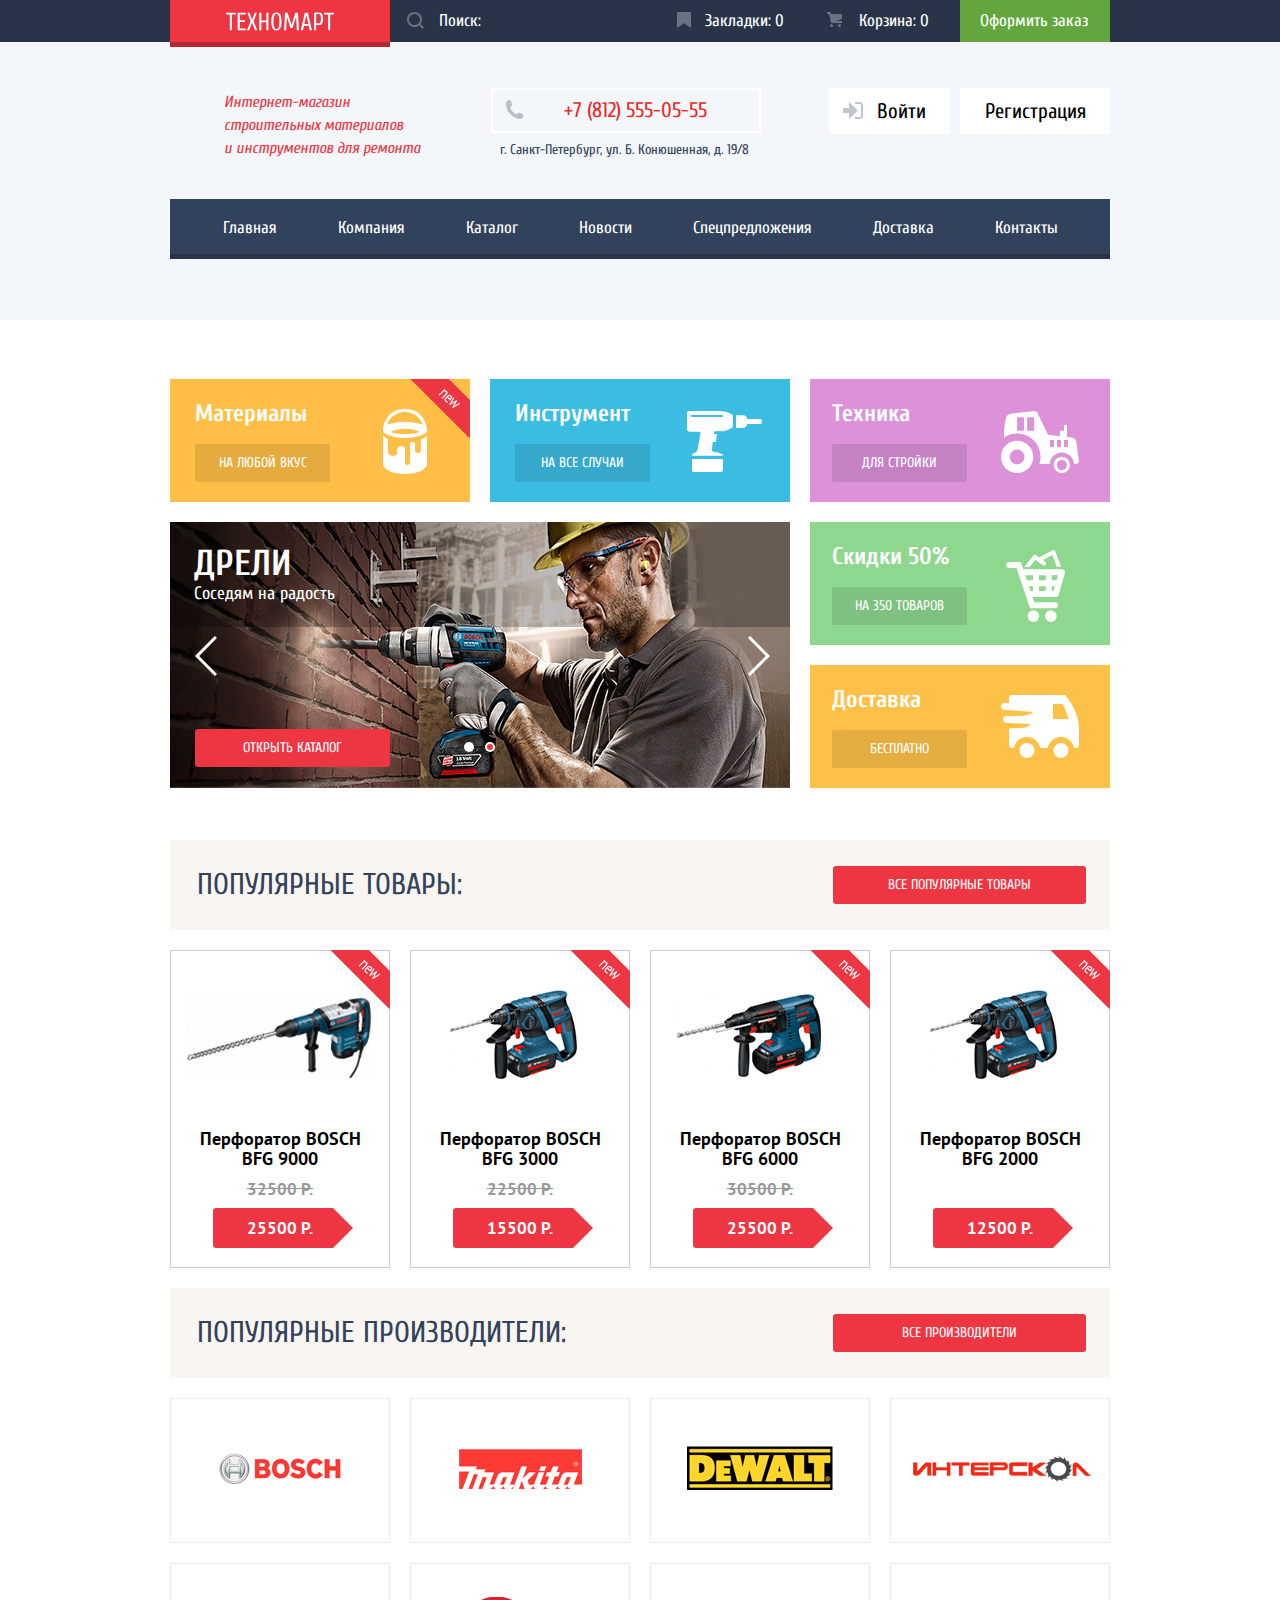
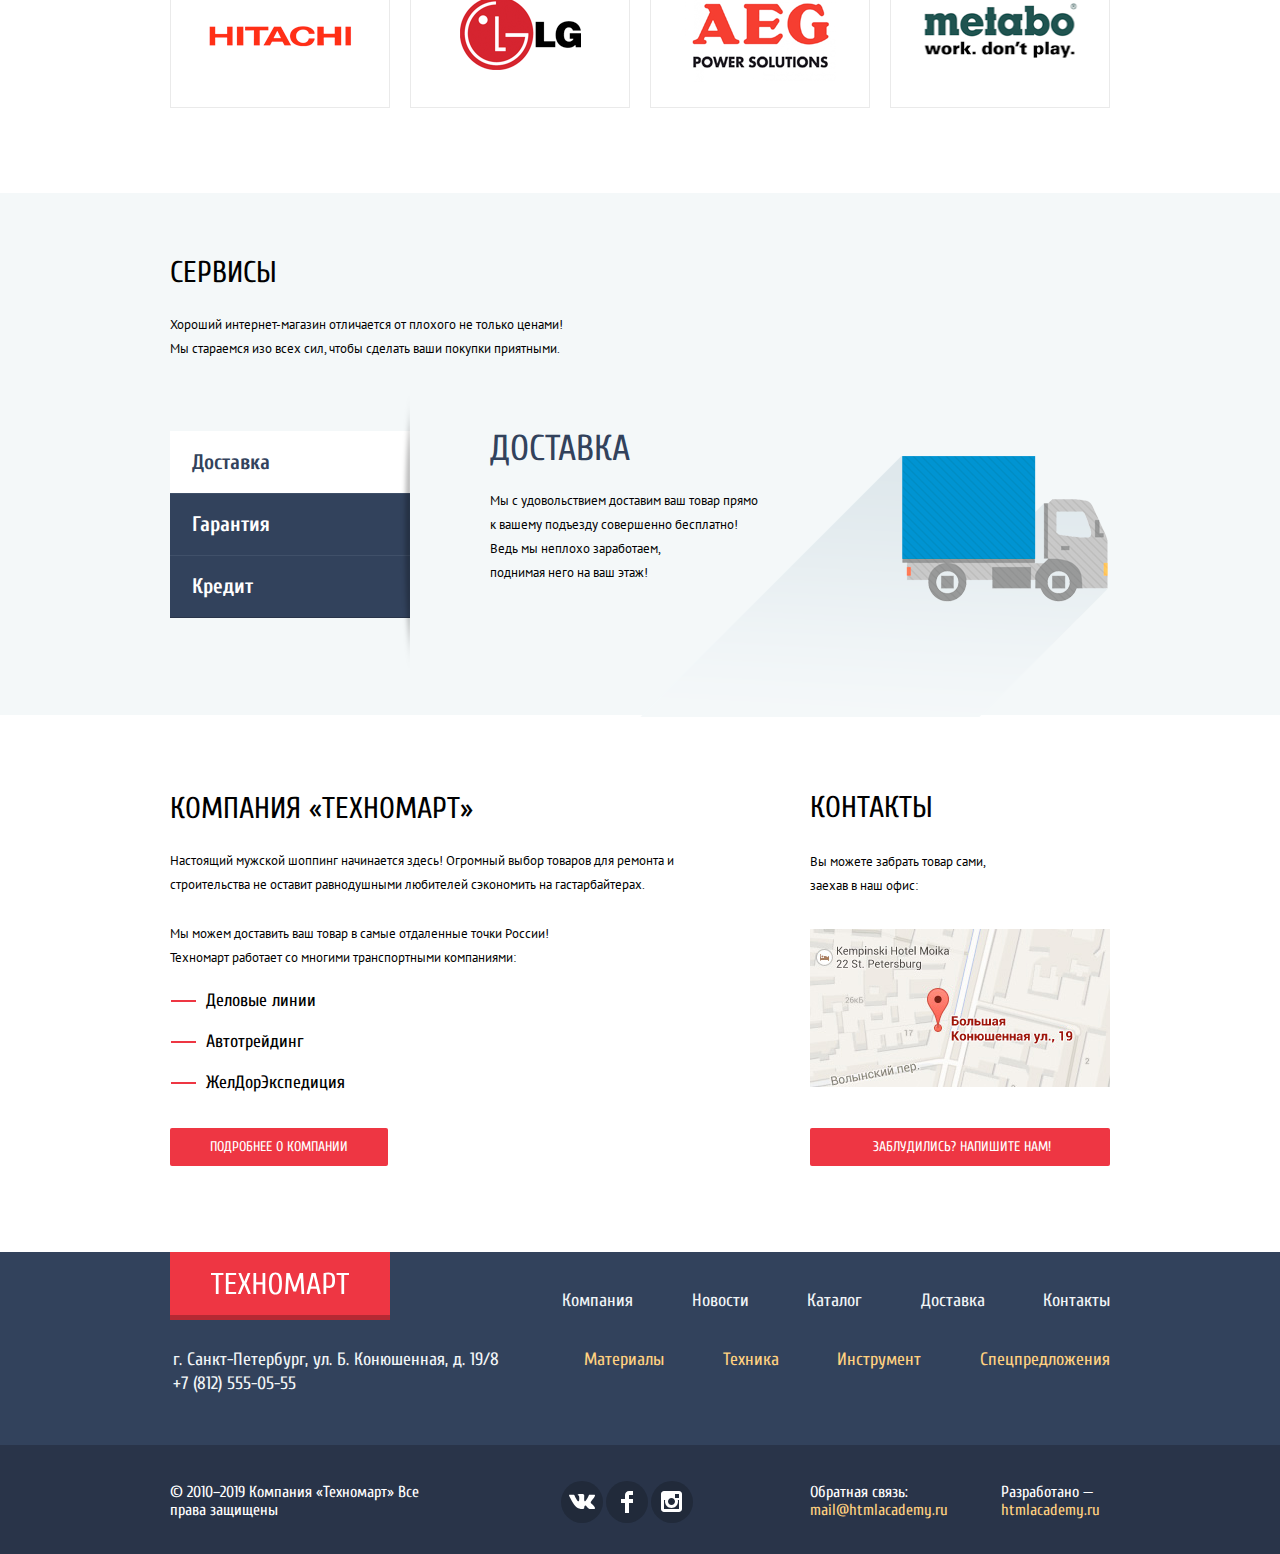
<file: index.html>
<!DOCTYPE html>
<html lang="ru">

<head>
  <meta charset="utf-8">
  <title>HTML Academy: Техномарт</title>
  <link href="https://fonts.googleapis.com/css?family=Cuprum:400,400i,700%7CPT+Sans:400,700&display=swap&subset=cyrillic" rel="stylesheet">
  <link href="css/normalize.css" rel="stylesheet">
  <link href="css/stylesheet.min.css" rel="stylesheet">
</head>

<body>
  <header class="main-header">
    <nav class="main-header__site-bar site-navigation">
      <div class="site-navigation__wrapper">
        <a class="site-navigation__logo main-logo" href="#"><img class="main-logo__image" src="img/svg/technomart.svg" alt="Техномарт" width="108" height="23"></a>
        <form class="site-navigation-list__form-search form-search" action="https://echo.htmlacademy.ru" method="get">
          <input class="form-search__input" type="search" name="question" placeholder="Поиск:" id="form-search-question">
          <label class="visually-hidden" for="form-search-question">Поисковая строка</label>
          <button class="search-image" type="submit"></button>
        </form>
        <ul class="site-navigation__list site-navigation-list">
          <li class="site-navigation-list__item"><a class="site-navigation-list__link" href="#">Закладки: 0</a></li>
          <li class="site-navigation-list__item"><a class="site-navigation-list__link" href="#">Корзина: 0</a></li>
          <li class="site-navigation-list__item"><a class="site-navigation-list__link" href="#">Оформить заказ</a></li>
        </ul>
      </div>
    </nav>

    <div class="main-header__center-block center-block">
      <h1 class="main-header__headline">Интернет-магазин
        строительных материалов
        и&nbsp;инструментов для ремонта</h1>
      <div class="main-header__telephone-and-address telephone-and-address">
        <p><a class="main-header__telephone-number" href="tel:+78125550555">+7 (812) 555-05-55</a></p>
        <p class="main-header__address">г. Санкт-Петербург, ул. Б. Конюшенная, д. 19/8</p>
      </div>
      <nav class="main-header__user-bar user-navigation">
        <ul class="user-navigation__list user-navigation-list">
          <li class="user-navigation-list__item"><a class="user-navigation-list__link" href="#">Войти</a></li>
          <li class="user-navigation-list__item"><a class="user-navigation-list__link" href="#">Регистрация</a></li>
        </ul>
      </nav>
    </div>

    <nav class="main-header__main-bar main-navigation">
      <ul class="main-navigation__list main-navigation-list">
        <li class="main-navigation-list__item"><a class="main-navigation-list__link" href="index.html">Главная</a></li>
        <li class="main-navigation-list__item"><a class="main-navigation-list__link" href="#">Компания</a></li>
        <li class="main-navigation-list__item"><a class="main-navigation-list__link" href="catalog.html">Каталог</a></li>
        <li class="main-navigation-list__item"><a class="main-navigation-list__link" href="#">Новости</a></li>
        <li class="main-navigation-list__item"><a class="main-navigation-list__link" href="#">Спецпредложения</a></li>
        <li class="main-navigation-list__item"><a class="main-navigation-list__link" href="#">Доставка</a></li>
        <li class="main-navigation-list__item"><a class="main-navigation-list__link" href="#">Контакты</a></li>
      </ul>
    </nav>
  </header>

  <main class="container">
    <section class="container__promo-wrapper">
      <h2 class="visually-hidden">Промо материалов</h2>
      <ul class="promo-navigation__list promo-navigation-list">
        <li class="promo-navigation-list__item-1">
          <h3 class="promo-navigation-list__title">Материалы</h3>
          <p class="flag flag-new">Новинка</p>
          <a class="promo-navigation-list__link" href="#">На любой вкус</a>
        </li>
        <li class="promo-navigation-list__item-2">
          <h3 class="promo-navigation-list__title">Инструмент</h3>
          <a class="promo-navigation-list__link" href="#">На все случаи</a>
        </li>
        <li class="promo-navigation-list__item-3">
          <h3 class="promo-navigation-list__title">Техника</h3>
          <a class="promo-navigation-list__link" href="#">Для стройки</a>
        </li>
        <li class="promo-navigation-list__item-4">
          <h3 class="promo-navigation-list__title">Скидки 50%</h3>
          <a class="promo-navigation-list__link" href="#">На 350 товаров</a>
        </li>
        <li class="promo-navigation-list__item-5">
          <h3 class="promo-navigation-list__title">Доставка</h3>
          <a class="promo-navigation-list__link" href="#">Бесплатно</a>
        </li>
        <li class="promo-navigation-list__item-6">
          <h2 class="visually-hidden">Блоки слайдера</h2>
          <section class="main-slider">
            <div class="switcher-1 switcher-active"></div>
            <div class="switcher-2"></div>
            <button class="slider-slideshow__left-arrow" aria-label="Кнопка переключения слайда влево"><img class="slider-slideshow__left-arrow-image" src="img/svg/icon-left.svg" width="22" height="40" alt="Стрелка влево"></button>
            <button class="slider-slideshow__right-arrow" aria-label="Кнопка переключения слайда вправо"><img class="slider-slideshow__right-arrow-image" src="img/svg/icon-right.svg" width="22" height="40" alt="Стрелка вправо"></button>
            <ul class="slider-slideshow">
              <li class="slider-slideshow__slide">
                <h3 class="slider-slideshow__title">Перфораторы</h3>
                <p class="slider-slideshow__description">Настоящие мужские игрушки</p>
                <a class="slider-slideshow__link red-button" href="catalog.html">Открыть каталог</a>
              </li>
              <li class="slider-slideshow__slide">
                <h3 class="slider-slideshow__title">Дрели</h3>
                <p class="slider-slideshow__description">Cоседям на радость</p>
                <a class="slider-slideshow__link red-button" href="catalog.html">Открыть каталог</a>
              </li>
            </ul>
          </section>
        </li>
      </ul>
    </section>

    <section class="container__catalog catalog">
      <div class="catalog__name catalog-name">
        <h2 class="catalog-name__title">Популярные товары:</h2>
        <a class="catalog-name__link red-button" href="items.html">Все популярные товары</a>
      </div>
      <div class="catalog__goods catalog-goods">
        <ul class="catalog-goods__list  catalog-goods-list">
          <li class="catalog-goods-list__item">
            <p class="flag-new">Новинка</p>
            <p class="catalog-goods-list__button">
              <button class="catalog-goods-list__buy-button" type="button" name="button-buy">Купить</button>
              <button class="catalog-goods-list__bookmarks-button" type="button" name="button-to-bookmarks">В закладки</button>
            </p>
            <img class="image-block__image" src="img/perforator-1.png" alt="Перфоратор BOSCH BFG 9000" width="218" height="170">
            <a class="image-block__link" href="catalog-item.html">
              <h3 class="catalog-goods-list__text-block text-block">
                Перфоратор BOSCH BFG 9000
              </h3>
            </a>
            <div class="price__old">32500 Р.</div>
            <div class="price__actual">25500 Р.</div>
          </li>

          <li class="catalog-goods-list__item">
            <p class="flag-new">Новинка</p>
            <p class="catalog-goods-list__button">
              <button class="catalog-goods-list__buy-button" type="button" name="button-buy">Купить</button>
              <button class="catalog-goods-list__bookmarks-button" type="button" name="button-to-bookmarks">В закладки</button>
            </p>
            <img class="image-block__image" src="img/perforator-2.png" alt="Перфоратор BOSCH BFG 9000" width="218" height="170">
            <a class="image-block__link" href="catalog-item.html">
              <h3 class="catalog-goods-list__text-block text-block">
                Перфоратор BOSCH BFG 3000
              </h3>
            </a>
            <div class="price__old">22500 Р.</div>
            <div class="price__actual">15500 Р.</div>
          </li>

          <li class="catalog-goods-list__item">
            <p class="flag-new">Новинка</p>
            <p class="catalog-goods-list__button">
              <button class="catalog-goods-list__buy-button" type="button" name="button-buy">Купить</button>
              <button class="catalog-goods-list__bookmarks-button" type="button" name="button-to-bookmarks">В закладки</button>
            </p>
            <img class="image-block__image" src="img/perforator-3.png" alt="Перфоратор BOSCH BFG 9000" width="218" height="170">
            <a class="image-block__link" href="catalog-item.html">
              <h3 class="catalog-goods-list__text-block text-block">
                Перфоратор BOSCH BFG 6000
              </h3>
            </a>
            <div class="price__old">30500 Р.</div>
            <div class="price__actual">25500 Р.</div>
          </li>

          <li class="catalog-goods-list__item">
            <p class="flag-new">Новинка</p>
            <p class="catalog-goods-list__button">
              <button class="catalog-goods-list__buy-button" type="button" name="button-buy">Купить</button>
              <button class="catalog-goods-list__bookmarks-button" type="button" name="button-to-bookmarks">В закладки</button>
            </p>
            <img class="image-block__image" src="img/perforator-4.png" alt="Перфоратор BOSCH BFG 9000" width="218" height="170">
            <a class="image-block__link" href="catalog-item.html">
              <h3 class="catalog-goods-list__text-block text-block">
                Перфоратор BOSCH BFG 2000
              </h3>
            </a>
            <div class="price__actual non-discount">12500 Р.</div>

          </li>
        </ul>
      </div>
    </section>

    <section class="container__manufacturers manufacturers">
      <div class="catalog__name catalog-name ">
        <h2 class="catalog-name__title">Популярные производители:</h2>
        <a class="catalog-name__link red-button" href="#">Все производители</a>
      </div>
      <div class="manufacturers__logo manufacturers-logo">
        <ul class="manufacturers-logo__list manufacturers-logo-list">
          <li class="manufacturers-logo-list__item"><a class="manufacturers-logo-list__link" href="#"><img class="manufacturers-logo-list__image" src="img/bosch.png" alt="Логотип Bosch" width="126" height="37"></a></li>
          <li class="manufacturers-logo-list__item"><a class="manufacturers-logo-list__link" href="#"><img class="manufacturers-logo-list__image" src="img/makita.png" alt="Логотип Makita" width="123" height="40"></a></li>
          <li class="manufacturers-logo-list__item"><a class="manufacturers-logo-list__link" href="#"><img class="manufacturers-logo-list__image" src="img/dewalt.png" alt="Логотип DeWalt" width="146" height="44"></a></li>
          <li class="manufacturers-logo-list__item"><a class="manufacturers-logo-list__link" href="#"><img class="manufacturers-logo-list__image" src="img/interskol.png" alt="Логотип Интерскол" width="200" height="88"></a></li>
          <li class="manufacturers-logo-list__item"><a class="manufacturers-logo-list__link" href="#"><img class="manufacturers-logo-list__image" src="img/hitachi.png" alt="Логотип Hitachi" width="169" height="31"></a></li>
          <li class="manufacturers-logo-list__item"><a class="manufacturers-logo-list__link" href="#"><img class="manufacturers-logo-list__image" src="img/lg.png" alt="Логотип LG" width="121" height="73"></a></li>
          <li class="manufacturers-logo-list__item"><a class="manufacturers-logo-list__link" href="#"><img class="manufacturers-logo-list__image" src="img/aeg.png" alt="Логотип AEG" width="151" height="96"></a></li>
          <li class="manufacturers-logo-list__item"><a class="manufacturers-logo-list__link" href="#"><img class="manufacturers-logo-list__image" src="img/metabo.png" alt="Логотип Metabo" width="201" height="69"></a></li>
        </ul>
      </div>
    </section>

    <section class="container__service service">
      <div class="service__wrapper service-block">
        <h2 class="service__title">Сервисы</h2>
        <p class="service__text">Хороший интернет-магазин отличается от плохого не только ценами!
          Мы стараемся изо всех сил, чтобы сделать ваши покупки приятными.</p>
        <div class="service-wrapper">
          <div class="service__slide service-slide">
            <ul class="service-slide__list service-slide-list">
              <li class="service-slide-list__item">
                <button class="service-slide-list__button-delivery service-slide-list__button-active" type="button">Доставка</button></li>
              <li class="service-slide-list__item">
                <button class="service-slide-list__button-warranty" type="button">Гарантия</button></li>
              <li class="service-slide-list__item">
                <button class="service-slide-list__button-credit" type="button">Кредит</button></li>
            </ul>
          </div>
          <div class="service-slide__wrapper">
            <div class="service-slide__delivery modal-show">
              <h3 class="service-slide-description__title">Доставка</h3>
              <p class="service-slide-description__text">Мы с удовольствием доставим ваш товар прямо<br> к вашему подъезду совершенно бесплатно!&nbsp; Ведь мы неплохо заработаем, <br> поднимая него на ваш этаж!</p>
            </div>
            <div class="service-slide__warranty">
              <h3 class="service-slide-description__title">Гарантия</h3>
              <p class="service-slide-description__text warranty-text">Если купленный у нас товар поломается или заискрит,<br> а также в случае пожара, спровоцированного его возгаранием, вы всегда можете быть уверены в нашей гарантии. Мы обменяем
                сгоревший товар на новый.<br> Дом уж восстановите как-нибудь сами.</p>
            </div>
            <div class="service-slide__credit">
              <h3 class="service-slide-description__title">Кредит</h3>
              <p class="service-slide-description__text">Залезть в долговую яму стало проще!<br>
                Кредитные консультанты придут вам на помощь.</p>
              <button class="service-slide-list__button-send red-button" type="button">Отправить заявку</button>
            </div>
          </div>
        </div>
      </div>
    </section>

    <section class="container__about about">
      <div class="about__wrapper about-wrapper">
        <div class="about__technomart about-technomart">
          <h2 class="about-technomart__second-headline">Компания «Техномарт»</h2>
          <p class="about-technomart__description">Настоящий мужской шоппинг начинается здесь! Огромный выбор товаров для ремонта и строительства не оставит равнодушными любителей сэкономить на гастарбайтерах.
          </p>
          <p class="about-technomart__description-second">Мы можем доставить ваш товар в самые отдаленные точки России! Техномарт работает со многими транспортными компаниями: </p>
          <ul class="about-technomart__delivery-list delivery-list">
            <li class="delivery-list__item">Деловые линии</li>
            <li class="delivery-list__item">Автотрейдинг</li>
            <li class="delivery-list__item">ЖелДорЭкспедиция</li>
          </ul>
          <button class="about-technomart__button red-button" type="button">Подробнее о компании</button>
        </div>

        <div class="about__contacts-and-map contacts-and-map">
          <h2 class="contacts-and-map__headline">Контакты</h2>
          <p class="contacts-and-map__description">Вы можете забрать товар сами, заехав в наш офис:</p>
          <p><a href="map.html" class="contacts-and-map__image" aria-label="Карта"></a></p>
          <button class="contacts-and-map__find-me-button red-button" type="button">Заблудились? Напишите нам!</button>
        </div>

        <section class="popup-map">
          <h2 class="visually-hidden">Карта с указанием адреса магазина: г. Санкт-Петербург, улица Большая Конюшенная, дом 19</h2>
          <div class="popup-map__image">
            <button class="form-close-button" type="button" aria-label="Закрыть"></button>
            <iframe
              src="https://www.google.com/maps/embed?pb=!1m18!1m12!1m3!1d1998.6036253002796!2d30.320858715697586!3d59.938719169054686!2m3!1f0!2f0!3f0!3m2!1i1024!2i768!4f13.1!3m3!1m2!1s0x4696310fca145cc1%3A0x42b32648d8238007!2z0JHQvtC70YzRiNCw0Y8g0JrQvtC90Y7RiNC10L3QvdCw0Y8g0YPQuy4sIDE5LzgsINCh0LDQvdC60YIt0J_QtdGC0LXRgNCx0YPRgNCzLCAxOTExODY!5e0!3m2!1sru!2sru!4v1559885829942!5m2!1sru!2sru"
              width="940" height="446" style="border:0" allowfullscreen></iframe>
            <img src="img/map-popup.png" alt="Карта с указанием адреса магазина: г. Санкт-Петербург, улица Большая Конюшенная, дом 19" width="940" height="446">
          </div>
        </section>

      </div>
    </section>
  </main>

  <footer class="main-footer">
    <div class="main-footer__wrapper main-footer-wrapper">
      <nav class="main-footer__footer-navigation footer-navigation">
        <p class="footer-navigation__logo footer-logo"><a class="footer-logo__link" href="index.html"><img class="footer-logo__image" src="img/svg/footer-technomart.svg" alt="Техномарт" width="138" height="23"></a></p>
        <ul class="footer-navigation__list footer-navigation-list">
          <li class="footer-navigation-list__item"><a class="footer-navigation-list__link" href="#">Компания</a></li>
          <li class="footer-navigation-list__item"><a class="footer-navigation-list__link" href="#">Новости</a></li>
          <li class="footer-navigation-list__item"><a class="footer-navigation-list__link" href="#">Каталог</a></li>
          <li class="footer-navigation-list__item"><a class="footer-navigation-list__link" href="#">Доставка</a></li>
          <li class="footer-navigation-list__item"><a class="footer-navigation-list__link" href="#">Контакты</a></li>
        </ul>
      </nav>
      <div class="main-footer__address-and-navigation address-and-navigation">
        <a class="main-footer__address" href="tel:78125550555">г. Санкт-Петербург, ул. Б. Конюшенная, д. 19/8 +7 (812) 555-05-55</a>
        <nav class="main-footer__products-navigation products-navigation">
          <ul class="products-navigation__list products-navigation-list">
            <li class="products-navigation-list__item"><a class="products-navigation-list__link" href="#">Материалы</a></li>
            <li class="products-navigation-list__item"><a class="products-navigation-list__link" href="#">Техника</a></li>
            <li class="products-navigation-list__item"><a class="products-navigation-list__link" href="#">Инструмент</a></li>
            <li class="products-navigation-list__item"><a class="products-navigation-list__link" href="#">Спецпредложения</a></li>
          </ul>
        </nav>
      </div>
    </div>

    <div class="main-footer__footer-part-bottom footer-part-bottom">
      <div class="footer-part-bottom__wrapper">
        <p class="footer-part-bottom__footer-copyright">© 2010–2019 Компания «Техномарт» Все права защищены</p>
        <div class="footer-part-bottom__footer-social footer-social">
          <ul class="footer-social__list footer-social-list">
            <li class="footer-social-list__item"><a class="footer-social-list__social-button" href="#"><span class="visually-hidden">Вконтакте</span><svg version="1.1" id="Layer_1" xmlns="http://www.w3.org/2000/svg"
                  xmlns:xlink="http://www.w3.org/1999/xlink" x="0px" y="0px" width="26px" height="15px" viewBox="0 0 26 15" enable-background="new 0 0 26 15" xml:space="preserve">
                  <path fill="#FFFFFF" d="M16.138,11.51c0.956-0.309,2.18,2.04,3.483,2.939c0.978,0.681,1.727,0.534,1.727,0.534l3.473-0.05
            	c0,0,1.815-0.112,0.957-1.554c-0.071-0.12-0.503-1.069-2.585-3.022c-2.177-2.043-1.882-1.712,0.739-5.244
            	c1.597-2.153,2.236-3.468,2.036-4.028c-0.192-0.539-1.365-0.399-1.365-0.399L20.69,0.713c-0.381,0.001-0.704,0.119-0.851,0.515
            	c-0.003,0.004-0.621,1.666-1.445,3.079c-1.741,2.989-2.436,3.148-2.724,2.961c-0.661-0.433-0.494-1.737-0.494-2.664
            	c0-2.897,0.432-4.105-0.846-4.417c-0.427-0.104-0.739-0.172-1.828-0.182c-1.392-0.021-2.574,0-3.244,0.329
            	c-0.445,0.223-0.786,0.712-0.579,0.74c0.26,0.035,0.843,0.16,1.155,0.586c0.401,0.552,0.389,1.789,0.389,1.789
            	s0.229,3.411-0.54,3.834c-0.528,0.29-1.25-0.302-2.803-3.016C6.087,2.879,5.488,1.345,5.488,1.345S5.372,1.06,5.162,0.904
            	C4.912,0.719,4.562,0.66,4.562,0.66L0.848,0.684c0,0-0.558,0.016-0.763,0.262C-0.097,1.164,0.07,1.614,0.07,1.614
            	s2.909,6.881,6.203,10.347c3.02,3.182,6.452,2.971,6.452,2.971h1.555c0,0,0.469-0.054,0.709-0.312
            	c0.224-0.24,0.214-0.691,0.214-0.691S15.172,11.82,16.138,11.51z" />
                </svg></a></li>
            <li class="footer-social-list__item"><a class="footer-social-list__social-button" href="#"><span class="visually-hidden">Facebook</span><svg version="1.1" id="Layer_2" xmlns="http://www.w3.org/2000/svg"
                  xmlns:xlink="http://www.w3.org/1999/xlink" x="0px" y="0px" width="12px" height="22px" viewBox="0 0 12 22" enable-background="new 0 0 12 22" xml:space="preserve">
                  <path fill="#FFFFFF" d="M12,4V0H8C5.791,0,4,1.791,4,4v4H0v4h4v10h4V12h4V8H8V4H12z" />
                </svg></a></li>
            <li class="footer-social-list__item"><a class="footer-social-list__social-button" href="#"><span class="visually-hidden">Instagram</span><svg version="1.1" id="Layer_3" xmlns="http://www.w3.org/2000/svg"
                  xmlns:xlink="http://www.w3.org/1999/xlink" x="0px" y="0px" width="21px" height="21px" viewBox="0 0 21 21" enable-background="new 0 0 21 21" xml:space="preserve">
                  <path fill="#FFFFFF" d="M18,0H3C1.35,0,0,1.35,0,3v15c0,1.65,1.35,3,3,3h15c1.65,0,3-1.35,3-3V3C21,1.35,19.65,0,18,0z M10.5,7
            	c1.93,0,3.5,1.57,3.5,3.5S12.43,14,10.5,14S7,12.43,7,10.5S8.57,7,10.5,7z M18,18H3V9h1.181C4.067,9.482,4,9.983,4,10.5
            	c0,3.59,2.91,6.5,6.5,6.5s6.5-2.91,6.5-6.5c0-0.517-0.066-1.018-0.181-1.5H18V18z M18,7h-4V3h4V7z" />
                </svg>
              </a></li>
          </ul>
        </div>
        <div class="feedback__wrapper">
          <p class="footer-part-bottom__feedback">Обратная связь: <a class="footer-part-bottom__link" href="mailto:mail@htmlacademy.ru">mail@htmlacademy.ru</a></p>
          <p class="footer-part-bottom__htmlacademy-copyright">Разработано — <a class="footer-part-bottom__link" href="http://htmlacademy.ru">htmlacademy.ru</a></p>
        </div>
      </div>
    </div>
  </footer>

  <section class="modal write-us">
    <h2 class="visually-hidden">Напишите нам!</h2>
    <button class="form-close-button" type="button"></button>
    <form class="form-write-us" action="https://echo.htmlacademy.ru" method="post">
      <div class="form-write-us__write-option-list write-option-list">
        <p class="write-option-list__name">
          <label class="write-option-list__text">Ваше имя:
            <input class="form-write-us__input" type="text" name="name" placeholder="Имя Фамилия">
          </label></p>
        <p class="write-option-list__email">
          <label class="write-option-list__text">Ваш e-mail:
            <input class="form-write-us__input" type="email" name="email" placeholder="email@example.com">
          </label> </p>
      </div>
      <div class="write-option-list__textarea">
        <label class="write-option-list__text">Текст письма:
          <textarea class="form-write-us__textarea" name="written-text" rows="6" placeholder="В свободной форме"></textarea>
        </label>
      </div>
      <div class="button-send">
        <button class="form-write-us__button red-button" type="submit">Отправить</button>
      </div>
    </form>
  </section>

  <section class="modal cart">
    <h2 class="visually-hidden">Корзина</h2>
    <button class="form-close-button" type="button" aria-label="Закрыть"></button>
    <p class="cart__text-successful">Товар добавлен в корзину!</p>
    <div class="cart-order-place">
      <a class="cart__button-order red-button" href="#">Оформить заказ</a>
      <button class="cart__button-continue" type="button" name="continue-buying">Продолжить покупки</button>
    </div>
  </section>

  <script src="js/script.min.js"></script>
</body>

</html>
</file>
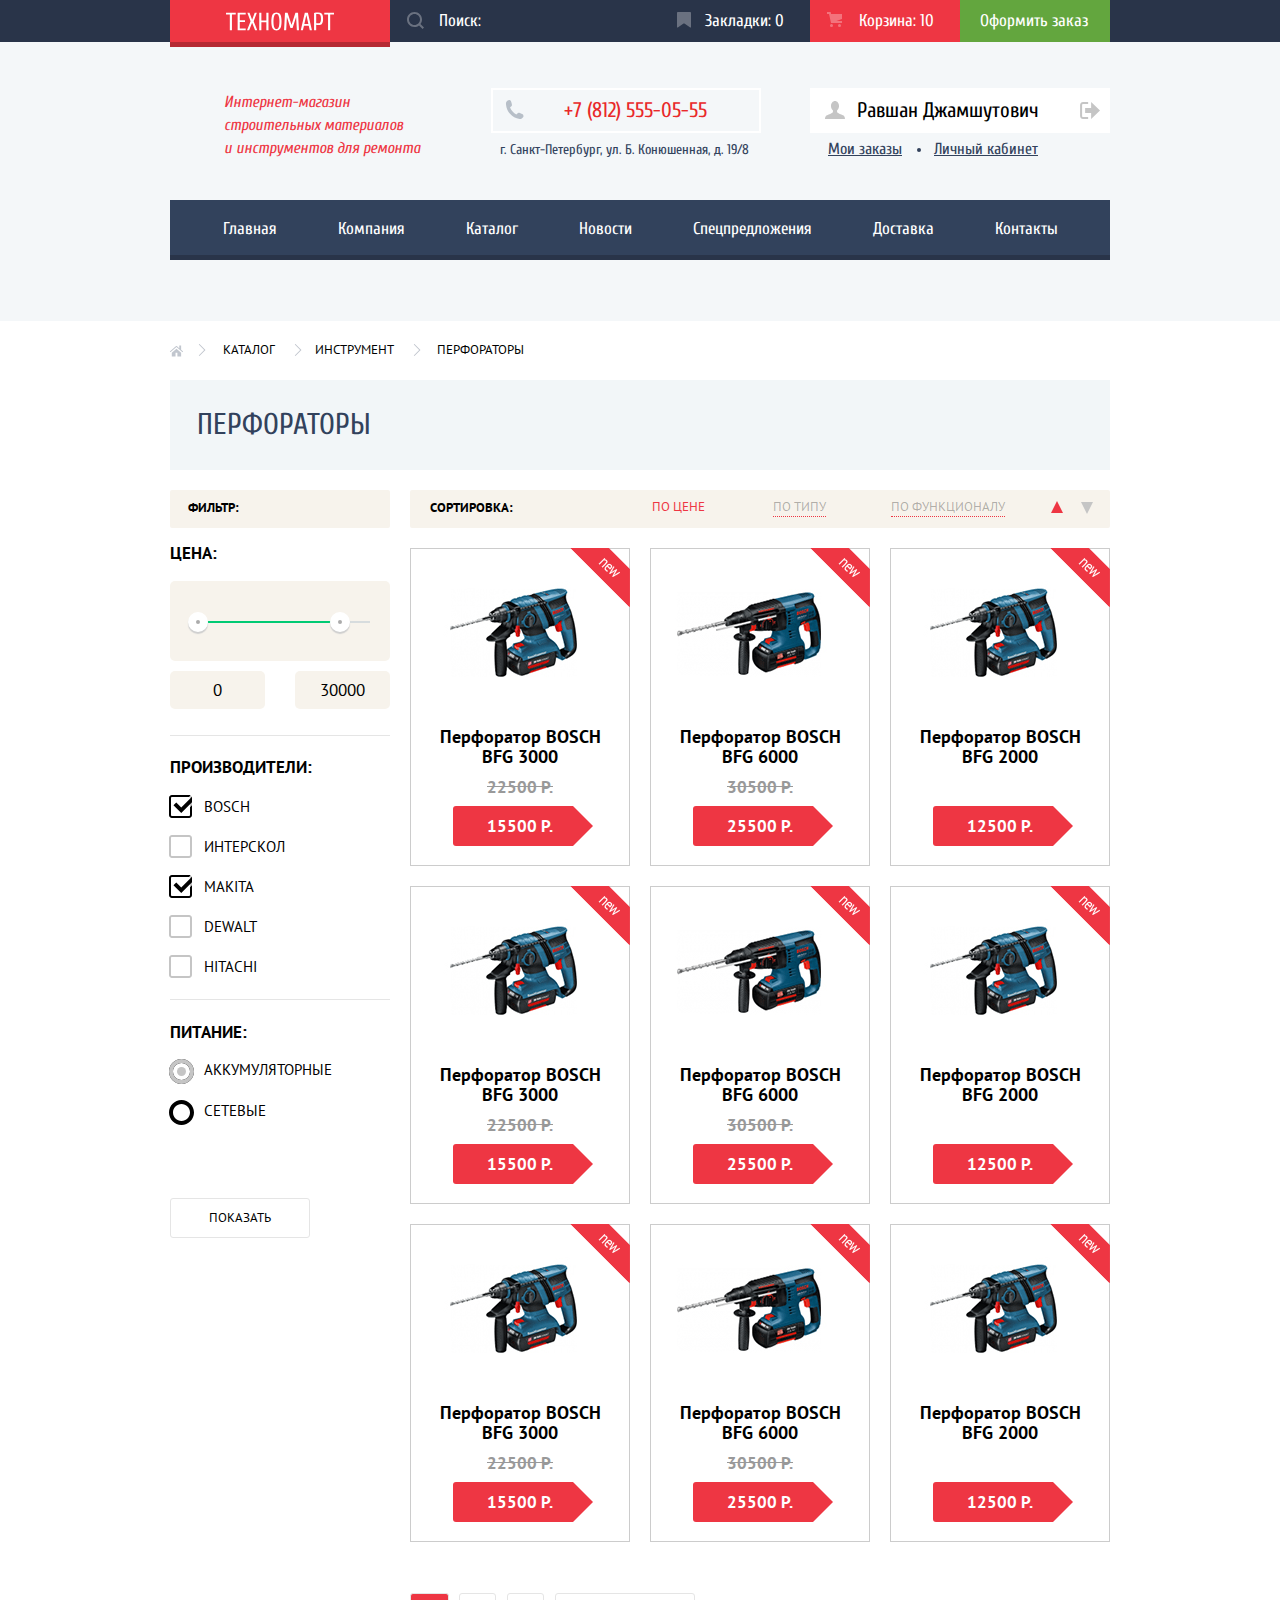
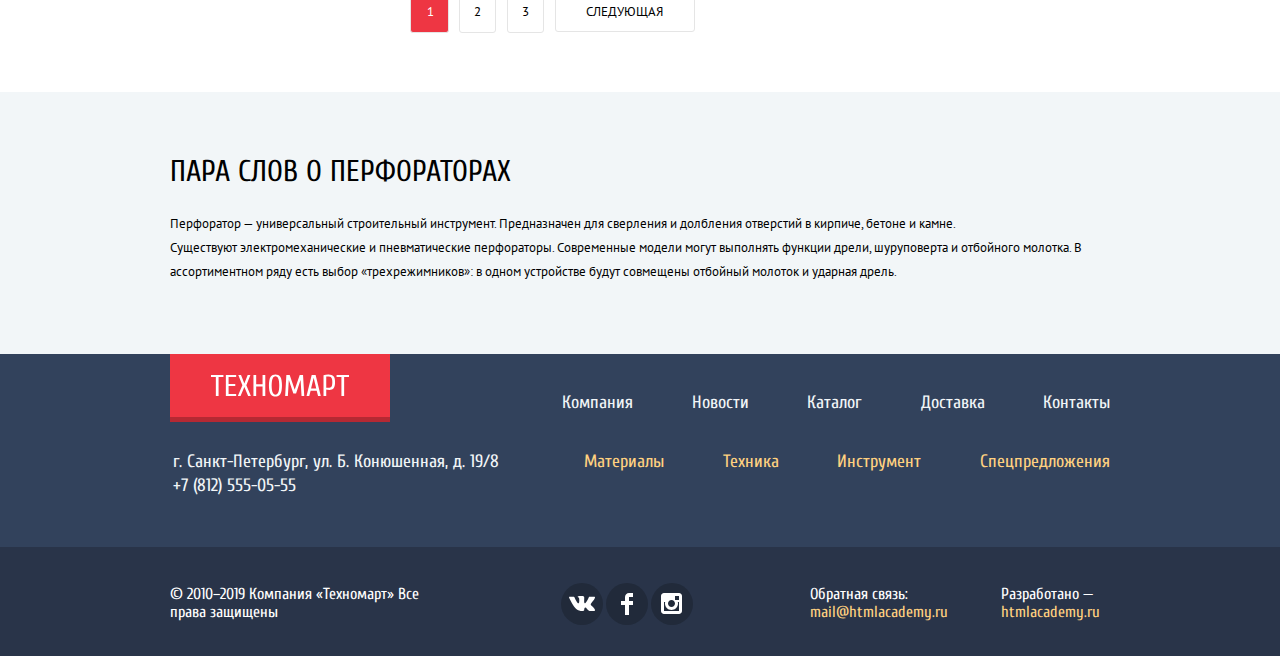
<file: catalog.html>
<!DOCTYPE html>
<html lang="ru">

<head>
  <meta charset="utf-8">
  <title>HTML Academy: Техномарт-каталог</title>
  <link href="https://fonts.googleapis.com/css?family=Cuprum:400,400i,700%7CPT+Sans:400,700&display=swap&subset=cyrillic" rel="stylesheet">
  <link href="css/normalize.css" rel="stylesheet">
  <link href="css/stylesheet.min.css" rel="stylesheet">
</head>

<body>
  <header class="main-header">
    <nav class="main-header__site-bar site-navigation">
      <div class="site-navigation__wrapper">
        <a class="site-navigation__logo main-logo" href="index.html" aria-label="Логотип сайта магазина Техномарт"><img class="main-logo__image" src="img/svg/technomart.svg" alt="Техномарт" width="108" height="23"></a>
        <form class="site-navigation-list__form-search form-search" action="https://echo.htmlacademy.ru" method="get">
          <input class="form-search__input" type="search" name="question" placeholder="Поиск:" id="form-search-question">
          <label class="visually-hidden" for="form-search-question">Поисковая строка</label>
          <button class="search-image" type="submit"></button>
        </form>
        <ul class="site-navigation__list site-navigation-list">
          <li class="site-navigation-list__item"><a class="site-navigation-list__link" href="#">Закладки: 0</a></li>
          <li class="site-navigation-list__item"><a class="site-navigation-list__link cart-active" href="#">Корзина: 10</a></li>
          <li class="site-navigation-list__item"><a class="site-navigation-list__link" href="#">Оформить заказ</a></li>
        </ul>
      </div>
    </nav>

    <div class="main-header__center-block center-block">
      <h2 class="main-header__headline">Интернет-магазин
        строительных материалов
        и&nbsp;инструментов для ремонта</h2>
      <div class="main-header-catalog__wrapper telephone-and-address">
        <p><a class="main-header__telephone-number" href="tel:+78125550555">+7 (812) 555-05-55</a></p>
        <p class="main-header__address">г. Санкт-Петербург, ул. Б. Конюшенная, д. 19/8</p>
      </div>
      <section class="main-header__account main-header-account">
        <h2 class="visually-hidden">Работа с личным кабинетом</h2>
        <div class="user-box">
          <a class="login__link" href="#">Равшан Джамшутович</a>
          <a class="user-logout" href="#" aria-label="Выход"></a>
        </div>
        <ul class="main-header-account__list main-account-list">
          <li class="main-account-list__item"><a class="main-account-list__link" href="#">Мои заказы</a></li>
          <li class="main-account-list__item"><a class="main-account-list__link" href="#">Личный кабинет</a></li>
        </ul>
      </section>
    </div>
    <nav class="main-header__main-bar main-navigation">
      <ul class="main-navigation__list main-navigation-list">
        <li class="main-navigation-list__item"><a class="main-navigation-list__link" href="index.html">Главная</a></li>
        <li class="main-navigation-list__item"><a class="main-navigation-list__link" href="#">Компания</a></li>
        <li class="main-navigation-list__item"><a class="main-navigation-list__link" href="catalog.html">Каталог</a></li>
        <li class="main-navigation-list__item"><a class="main-navigation-list__link" href="#">Новости</a></li>
        <li class="main-navigation-list__item"><a class="main-navigation-list__link" href="#">Спецпредложения</a></li>
        <li class="main-navigation-list__item"><a class="main-navigation-list__link" href="#">Доставка</a></li>
        <li class="main-navigation-list__item"><a class="main-navigation-list__link" href="#">Контакты</a></li>
      </ul>
    </nav>
  </header>

  <main class="container-main">

    <ul class="container__breadcrumbs-list breadcrumbs-list">
      <li class="breadcrumbs-list__item"><a class="breadcrumbs-list__link" href="index.html"><img class="breadcrumbs-list__image" src="img/svg/icon-home.svg" alt="Домой" width="14" height="12"></a></li>
      <li class="breadcrumbs-list__item"><a class="breadcrumbs-list__link" href="catalog.html">Каталог</a></li>
      <li class="breadcrumbs-list__item"><a class="breadcrumbs-list__link" href="#">Инструмент</a></li>
      <li class="breadcrumbs-list__item">Перфораторы</li>
    </ul>

    <h1 class="container__title">Перфораторы</h1>
    <div class="filter-and-pagination">
      <div class="catalog-main-sorting">
        <div class="filter-and-sorting">
          <section class="container__filter filter">
            <div class="filter__name name">
              <h2 class="name__title">Фильтр:</h2>
            </div>
            <form class="filter-manufacturers__form filter-manufacturers-form" method="get" action="https://echo.htmlacademy.ru">
              <fieldset class="pricecount">
                <legend>Цена:</legend>
                <div class="range-filter">
                  <div class="range-controls">
                    <div class="scale">
                      <div class="bar"></div>
                    </div>
                    <div class="toggle toggle-min"></div>
                    <div class="toggle toggle-max"></div>
                  </div>
                  <div class="price-controls">
                    <label class="min-price"><input name="min-price" type="text" value="0"></label>
                    <label class="max-price"><input name="max-price" type="text" value="30000"></label>
                  </div>
                </div>
              </fieldset>
              <div class="pricecount-line"></div>
              <fieldset class="filter-manufacturers-form__fieldset fieldset">
                <legend class="fieldset__legend">Производители:</legend>
                <ul class="filter-manufacturers-form__checkbox-list checkbox-list">
                  <li class="checkbox-list__item">
                    <input class="filter-manufacturers-form__input visually-hidden" type="checkbox" name="BOSCH" id="filter-bosch" checked>
                    <label class="filter-manufacturers-form__label" for="filter-bosch">Bosch</label>
                  </li>
                  <li class="checkbox-list__item">
                    <input class="filter-manufacturers-form__input visually-hidden" type="checkbox" name="interskol" id="filter-interskol">
                    <label class="filter-manufacturers-form__label" for="filter-interskol">Интерскол</label>
                  </li>
                  <li class="checkbox-list__item">
                    <input class="filter-manufacturers-form__input visually-hidden" type="checkbox" name="makita" id="filter-makita" checked>
                    <label class="filter-manufacturers-form__label" for="filter-makita">Makita</label>
                  </li>
                  <li class="checkbox-list__item">
                    <input class="filter-manufacturers-form__input visually-hidden" type="checkbox" name="dewalt" id="filter-dewalt">
                    <label class="filter-manufacturers-form__label" for="filter-dewalt">Dewalt</label>
                  </li>
                  <li class="checkbox-list__item">
                    <input class="filter-manufacturers-form__input visually-hidden" type="checkbox" name="hitachi" id="filter-hitachi">
                    <label class="filter-manufacturers-form__label" for="filter-hitachi">Hitachi</label>
                  </li>
                </ul>
              </fieldset>
              <div class="checkbox-line"></div>
              <fieldset class="filter-manufacturers-form__fieldset fieldset-radio">
                <legend class="fieldset__legend">Питание:</legend>
                <ul class="filter-manufacturers-form__radio-list radio-list">
                  <li class="radio-list__item">
                    <input class="radio-manufacturers-form__input visually-hidden" type="radio" name="supply-group" value="rechargeable" id="filter-recharge" checked>
                    <label class="radio-manufacturers-form__label" for="filter-recharge">Аккумуляторные</label>
                  </li>
                  <li class="radio-list__item">
                    <input class="radio-manufacturers-form__input visually-hidden" type="radio" name="supply-group" value="networked" id="filter-networked">
                    <label class="radio-manufacturers-form__label" for="filter-networked">Сетевые</label>
                  </li>
                </ul>
              </fieldset>
              <button class="filter-manufacturers-form__button" type="submit">Показать</button>
            </form>
          </section>
        </div>
        <div class="sorting-and-cards">
          <section class="container__filter-sorting filter-sorting">
            <h2 class="filter-sorting__title">Сортировка:</h2>
            <ul class="filter-sorting__list filter-sorting-list">
              <li class="filter-sorting-list__item"><a class="filter-sorting-list__link-active" href="#">По цене</a></li>
              <li class="filter-sorting-list__item"><a class="filter-sorting-list__link" href="#">По типу</a></li>
              <li class="filter-sorting-list__item"><a class="filter-sorting-list__link" href="#">По функционалу</a></li>
              <li class="filter-sorting-list__item"><a class="filter-sorting-list__link" href="#" aria-label="Кнопка сортировки вверх"></a></li>
              <li class="filter-sorting-list__item"><a class="filter-sorting-list__link" href="#" aria-label="Кнопка сортировки вниз"></a></li>
            </ul>
          </section>
          <section class="container__catalog-common container-catalog-goods">
            <h2 class="visually-hidden">Список перфораторов</h2>
            <ul class="catalog-goods__list  catalog-goods-list">
              <li class="catalog-goods-list__item">
                <p class="flag-new">Новинка</p>
                <p class="catalog-goods-list__button">
                  <button class="catalog-goods-list__buy-button" type="button" name="button-buy">Купить</button>
                  <button class="catalog-goods-list__bookmarks-button" type="button" name="button-to-bookmarks">В закладки</button>
                </p>
                <img class="image-block__image" src="img/perforator-2.png" alt="Перфоратор BOSCH BFG 9000" width="218" height="170">
                <a class="image-block__link" href="catalog-item.html">
                  <h3 class="catalog-goods-list__text-block text-block">
                    Перфоратор BOSCH BFG 3000
                  </h3>
                </a>
                <div class="price__old">22500 Р.</div>
                <div class="price__actual">15500 Р.</div>

              </li>

              <li class="catalog-goods-list__item">
                <p class="flag-new">Новинка</p>
                <p class="catalog-goods-list__button">
                  <button class="catalog-goods-list__buy-button" type="button" name="button-buy">Купить</button>
                  <button class="catalog-goods-list__bookmarks-button" type="button" name="button-to-bookmarks">В закладки</button>
                </p>

                <img class="image-block__image" src="img/perforator-3.png" alt="Перфоратор BOSCH BFG 9000" width="218" height="170">
                <a class="image-block__link" href="catalog-item.html">
                  <h3 class="catalog-goods-list__text-block text-block">
                    Перфоратор BOSCH BFG 6000
                  </h3>
                </a>
                <div class="price__old">30500 Р.</div>
                <div class="price__actual">25500 Р.</div>

              </li>

              <li class="catalog-goods-list__item">
                <p class="flag-new">Новинка</p>
                <p class="catalog-goods-list__button">
                  <button class="catalog-goods-list__buy-button" type="button" name="button-buy">Купить</button>
                  <button class="catalog-goods-list__bookmarks-button" type="button" name="button-to-bookmarks">В закладки</button>
                </p>
                <img class="image-block__image" src="img/perforator-4.png" alt="Перфоратор BOSCH BFG 9000" width="218" height="170">
                <a class="image-block__link" href="catalog-item.html">
                  <h3 class="catalog-goods-list__text-block text-block">
                    Перфоратор BOSCH BFG 2000
                  </h3>
                </a>
                <div class="price__actual non-discount">12500 Р.</div>
              </li>

              <li class="catalog-goods-list__item">
                <p class="flag-new">Новинка</p>
                <p class="catalog-goods-list__button">
                  <button class="catalog-goods-list__buy-button" type="button" name="button-buy">Купить</button>
                  <button class="catalog-goods-list__bookmarks-button" type="button" name="button-to-bookmarks">В закладки</button>
                </p>
                <img class="image-block__image" src="img/perforator-2.png" alt="Перфоратор BOSCH BFG 9000" width="218" height="170">
                <a class="image-block__link" href="catalog-item.html">
                  <h3 class="catalog-goods-list__text-block text-block">
                    Перфоратор BOSCH BFG 3000
                  </h3>
                </a>
                <div class="price__old">22500 Р.</div>
                <div class="price__actual">15500 Р.</div>

              </li>

              <li class="catalog-goods-list__item">
                <p class="flag-new">Новинка</p>
                <p class="catalog-goods-list__button">
                  <button class="catalog-goods-list__buy-button" type="button" name="button-buy">Купить</button>
                  <button class="catalog-goods-list__bookmarks-button" type="button" name="button-to-bookmarks">В закладки</button>
                </p>
                <img class="image-block__image" src="img/perforator-3.png" alt="Перфоратор BOSCH BFG 9000" width="218" height="170">
                <a class="image-block__link" href="catalog-item.html">
                  <h3 class="catalog-goods-list__text-block text-block">
                    Перфоратор BOSCH BFG 6000
                  </h3>
                </a>
                <div class="price__old">30500 Р.</div>
                <div class="price__actual">25500 Р.</div>

              </li>

              <li class="catalog-goods-list__item">
                <p class="flag-new">Новинка</p>
                <p class="catalog-goods-list__button">
                  <button class="catalog-goods-list__buy-button" type="button" name="button-buy">Купить</button>
                  <button class="catalog-goods-list__bookmarks-button" type="button" name="button-to-bookmarks">В закладки</button>
                </p>
                <img class="image-block__image" src="img/perforator-4.png" alt="Перфоратор BOSCH BFG 9000" width="218" height="170">
                <a class="image-block__link" href="catalog-item.html">
                  <h3 class="catalog-goods-list__text-block text-block">
                    Перфоратор BOSCH BFG 2000
                  </h3>
                </a>
                <div class="price__actual non-discount">12500 Р.</div>

              </li>

              <li class="catalog-goods-list__item">
                <p class="flag-new">Новинка</p>
                <p class="catalog-goods-list__button">
                  <button class="catalog-goods-list__buy-button" type="button" name="button-buy">Купить</button>
                  <button class="catalog-goods-list__bookmarks-button" type="button" name="button-to-bookmarks">В закладки</button>
                </p>
                <img class="image-block__image" src="img/perforator-2.png" alt="Перфоратор BOSCH BFG 9000" width="218" height="170">
                <a class="image-block__link" href="catalog-item.html">
                  <h3 class="catalog-goods-list__text-block text-block">
                    Перфоратор BOSCH BFG 3000
                  </h3>
                </a>
                <div class="price__old">22500 Р.</div>
                <div class="price__actual">15500 Р.</div>
              </li>

              <li class="catalog-goods-list__item">
                <p class="flag-new">Новинка</p>
                <p class="catalog-goods-list__button">
                  <button class="catalog-goods-list__buy-button" type="button" name="button-buy">Купить</button>
                  <button class="catalog-goods-list__bookmarks-button" type="button" name="button-to-bookmarks">В закладки</button>
                </p>
                <img class="image-block__image" src="img/perforator-3.png" alt="Перфоратор BOSCH BFG 9000" width="218" height="170">
                <a class="image-block__link" href="catalog-item.html">
                  <h3 class="catalog-goods-list__text-block text-block">
                    Перфоратор BOSCH BFG 6000
                  </h3>
                </a>
                <div class="price__old">30500 Р.</div>
                <div class="price__actual">25500 Р.</div>
              </li>

              <li class="catalog-goods-list__item">
                <p class="flag-new">Новинка</p>
                <p class="catalog-goods-list__button">
                  <button class="catalog-goods-list__buy-button" type="button" name="button-buy">Купить</button>
                  <button class="catalog-goods-list__bookmarks-button" type="button" name="button-to-bookmarks">В закладки</button>
                </p>
                <img class="image-block__image" src="img/perforator-4.png" alt="Перфоратор BOSCH BFG 9000" width="218" height="170">
                <a class="image-block__link" href="catalog-item.html">
                  <h3 class="catalog-goods-list__text-block text-block">
                    Перфоратор BOSCH BFG 2000
                  </h3>
                </a>
                <div class="price__actual non-discount">12500 Р.</div>
              </li>
            </ul>
          </section>
          <div class="pagination__wrapper">
            <ul class="pagination__list pagination-list">
              <li class="pagination-list__item-current"><a class="pagination-list__link-current">1</a></li>
              <li class="pagination-list__item"><a class="pagination-list__link" href="#">2</a></li>
              <li class="pagination-list__item"><a class="pagination-list__link" href="#">3</a></li>
              <li class="pagination-list__item"><a class="pagination-list__link" href="#">Следующая</a></li>
            </ul>
          </div>
        </div>
      </div>

    </div>

    <article class="container__perforator-description perforator-description">
      <div class="perforator__wrapper">
        <h2 class="perforator-description__title">Пара слов о перфораторах</h2>
        <p class="perforator-description__text">Перфоратор — универсальный строительный инструмент. Предназначен для сверления и долбления отверстий в кирпиче, бетоне и камне.<br>
          Существуют электромеханические и пневматические перфораторы. Современные модели могут выполнять функции дрели, шуруповерта и отбойного молотка. В ассортиментном ряду есть выбор «трехрежимников»: в одном устройстве будут совмещены
          отбойный молоток и ударная дрель.</p>
      </div>
    </article>
  </main>
  <footer class="main-footer">
    <div class="main-footer__wrapper main-footer-wrapper">
      <nav class="main-footer__footer-navigation footer-navigation">
        <p class="footer-navigation__logo footer-logo"><a class="footer-logo__link" href="index.html"><img class="footer-logo__image" src="img/svg/footer-technomart.svg" alt="Техномарт" width="138" height="23"></a></p>
        <ul class="footer-navigation__list footer-navigation-list">
          <li class="footer-navigation-list__item"><a class="footer-navigation-list__link" href="#">Компания</a></li>
          <li class="footer-navigation-list__item"><a class="footer-navigation-list__link" href="#">Новости</a></li>
          <li class="footer-navigation-list__item"><a class="footer-navigation-list__link" href="#">Каталог</a></li>
          <li class="footer-navigation-list__item"><a class="footer-navigation-list__link" href="#">Доставка</a></li>
          <li class="footer-navigation-list__item"><a class="footer-navigation-list__link" href="#">Контакты</a></li>
        </ul>
      </nav>
      <div class="main-footer__address-and-navigation address-and-navigation">
        <a class="main-footer__address" href="tel:78125550555">г. Санкт-Петербург, ул. Б. Конюшенная, д. 19/8 +7 (812) 555-05-55</a>
        <nav class="main-footer__products-navigation products-navigation">
          <ul class="products-navigation__list products-navigation-list">
            <li class="products-navigation-list__item"><a class="products-navigation-list__link" href="#">Материалы</a></li>
            <li class="products-navigation-list__item"><a class="products-navigation-list__link" href="#">Техника</a></li>
            <li class="products-navigation-list__item"><a class="products-navigation-list__link" href="#">Инструмент</a></li>
            <li class="products-navigation-list__item"><a class="products-navigation-list__link" href="#">Спецпредложения</a></li>
          </ul>
        </nav>
      </div>
    </div>

    <div class="main-footer__footer-part-bottom footer-part-bottom">
      <div class="footer-part-bottom__wrapper">
        <p class="footer-part-bottom__footer-copyright">© 2010–2019 Компания «Техномарт» Все права защищены</p>
        <div class="footer-part-bottom__footer-social footer-social">
          <ul class="footer-social__list footer-social-list">
            <li class="footer-social-list__item"><a class="footer-social-list__social-button" href="#"><span class="visually-hidden">Вконтакте</span><svg version="1.1" id="Layer_1" xmlns="http://www.w3.org/2000/svg"
                  xmlns:xlink="http://www.w3.org/1999/xlink" x="0px" y="0px" width="26px" height="15px" viewBox="0 0 26 15" enable-background="new 0 0 26 15" xml:space="preserve">
                  <path fill="#FFFFFF" d="M16.138,11.51c0.956-0.309,2.18,2.04,3.483,2.939c0.978,0.681,1.727,0.534,1.727,0.534l3.473-0.05
            	c0,0,1.815-0.112,0.957-1.554c-0.071-0.12-0.503-1.069-2.585-3.022c-2.177-2.043-1.882-1.712,0.739-5.244
            	c1.597-2.153,2.236-3.468,2.036-4.028c-0.192-0.539-1.365-0.399-1.365-0.399L20.69,0.713c-0.381,0.001-0.704,0.119-0.851,0.515
            	c-0.003,0.004-0.621,1.666-1.445,3.079c-1.741,2.989-2.436,3.148-2.724,2.961c-0.661-0.433-0.494-1.737-0.494-2.664
            	c0-2.897,0.432-4.105-0.846-4.417c-0.427-0.104-0.739-0.172-1.828-0.182c-1.392-0.021-2.574,0-3.244,0.329
            	c-0.445,0.223-0.786,0.712-0.579,0.74c0.26,0.035,0.843,0.16,1.155,0.586c0.401,0.552,0.389,1.789,0.389,1.789
            	s0.229,3.411-0.54,3.834c-0.528,0.29-1.25-0.302-2.803-3.016C6.087,2.879,5.488,1.345,5.488,1.345S5.372,1.06,5.162,0.904
            	C4.912,0.719,4.562,0.66,4.562,0.66L0.848,0.684c0,0-0.558,0.016-0.763,0.262C-0.097,1.164,0.07,1.614,0.07,1.614
            	s2.909,6.881,6.203,10.347c3.02,3.182,6.452,2.971,6.452,2.971h1.555c0,0,0.469-0.054,0.709-0.312
            	c0.224-0.24,0.214-0.691,0.214-0.691S15.172,11.82,16.138,11.51z" />
                </svg></a></li>
            <li class="footer-social-list__item"><a class="footer-social-list__social-button" href="#"><span class="visually-hidden">Facebook</span><svg version="1.1" id="Layer_2" xmlns="http://www.w3.org/2000/svg"
                  xmlns:xlink="http://www.w3.org/1999/xlink" x="0px" y="0px" width="12px" height="22px" viewBox="0 0 12 22" enable-background="new 0 0 12 22" xml:space="preserve">
                  <path fill="#FFFFFF" d="M12,4V0H8C5.791,0,4,1.791,4,4v4H0v4h4v10h4V12h4V8H8V4H12z" />
                </svg></a></li>
            <li class="footer-social-list__item"><a class="footer-social-list__social-button" href="#"><span class="visually-hidden">Instagram</span><svg version="1.1" id="Layer_3" xmlns="http://www.w3.org/2000/svg"
                  xmlns:xlink="http://www.w3.org/1999/xlink" x="0px" y="0px" width="21px" height="21px" viewBox="0 0 21 21" enable-background="new 0 0 21 21" xml:space="preserve">
                  <path fill="#FFFFFF" d="M18,0H3C1.35,0,0,1.35,0,3v15c0,1.65,1.35,3,3,3h15c1.65,0,3-1.35,3-3V3C21,1.35,19.65,0,18,0z M10.5,7
            	c1.93,0,3.5,1.57,3.5,3.5S12.43,14,10.5,14S7,12.43,7,10.5S8.57,7,10.5,7z M18,18H3V9h1.181C4.067,9.482,4,9.983,4,10.5
            	c0,3.59,2.91,6.5,6.5,6.5s6.5-2.91,6.5-6.5c0-0.517-0.066-1.018-0.181-1.5H18V18z M18,7h-4V3h4V7z" />
                </svg>
              </a></li>
          </ul>
        </div>
        <div class="feedback__wrapper">
          <p class="footer-part-bottom__feedback">Обратная связь: <a class="footer-part-bottom__link" href="mailto:mail@htmlacademy.ru">mail@htmlacademy.ru</a></p>
          <p class="footer-part-bottom__htmlacademy-copyright">Разработано — <a class="footer-part-bottom__link" href="http://htmlacademy.ru">htmlacademy.ru</a></p>
        </div>
      </div>
    </div>
  </footer>

  <section class="modal cart">
    <h2 class="visually-hidden">Корзина</h2>
    <button class="form-close-button" type="button" aria-label="Закрыть"></button>
    <p class="cart__text-successful">Товар добавлен в корзину!</p>
    <div class="cart-order-place">
      <a class="cart__button-order red-button" href="#">Оформить заказ</a>
      <button class="cart__button-continue" type="button" name="continue-buying">Продолжить покупки</button>
    </div>
  </section>
  <script src="js/script.min.js"></script>
</body>

</html>
</file>
<file: css/stylesheet.min.css>
html{-webkit-box-sizing:border-box;box-sizing:border-box}*,::before,::after{-webkit-box-sizing:inherit;box-sizing:inherit}body{font-family:"Cuprum","Arial",sans-serif;font-size:17px;font-weight:400;line-height:18px;margin:0;color:#000;background-color:#fff}a{text-decoration:none;color:#fff}.visually-hidden{position:absolute;clip:rect(0 0 0 0);width:1px;height:1px;margin:-1px}.main-header{padding-bottom:61px;background-color:#f4f7f9}.site-navigation{height:42px;background-color:#293449}.site-navigation__wrapper{display:-webkit-box;display:-ms-flexbox;display:flex;width:940px;margin:0 auto}.main-logo{width:220px;margin:0;text-align:center;background-color:#ee3643;-webkit-box-shadow:inset 0 -5px 0 0 #b52933;box-shadow:inset 0 -5px 0 0 #b52933}.main-logo__image{width:108px;height:23px;margin-top:10px;margin-bottom:10px}.main-logo:hover{background-color:#ca2c37}.main-logo:active{background-color:#ba2732}.site-navigation__list{font-size:17px;line-height:18px;display:-webkit-box;display:-ms-flexbox;display:flex;height:100%;margin:0;padding:0;list-style:none;color:#fff;-ms-flex-wrap:wrap;flex-wrap:wrap}.form-search{position:relative;height:100%;margin:0}.form-search__input{line-height:42px;width:270px;height:42px;padding-right:5px;padding-left:49px;color:#fff;border:0 none;background-color:#293449}.search-image{position:absolute;z-index:20;top:12px;left:17px;width:17px;height:17px;padding:0;opacity:.3;border:0 none;background:none;background-image:url(../img/svg/icon-search.svg);background-repeat:no-repeat;background-position:center}.form-search:hover .search-image{opacity:1}.form-search__input:hover{background-color:#212a3a}.form-search__input:focus::-webkit-input-placeholder{opacity:0}::-moz-placeholder,:-moz-placeholder{opacity:1}.form-search__input:focus:-ms-input-placeholder{opacity:0}.form-search__input:focus::-ms-input-placeholder{opacity:0}.form-search__input:focus::placeholder{opacity:0}.form-search__input::-webkit-input-placeholder{font-size:17px;font-weight:400;line-height:18px;color:#fff}.form-search__input:-ms-input-placeholder{font-size:17px;font-weight:400;line-height:18px;color:#fff}.form-search__input::-ms-input-placeholder{font-size:17px;font-weight:400;line-height:18px;color:#fff}.form-search__input::placeholder{font-size:17px;font-weight:400;line-height:42px;color:#fff}.form-search__input:focus{color:#000;background-color:#fff}input[type="search"]:active ~ .search-image,input[type="search"]:focus ~ .search-image{opacity:1;background-image:url(../img/svg/icon-search-red.svg);background-repeat:no-repeat;background-position:0 0}.site-navigation-list__item{height:100%}.site-navigation-list__item:not(:nth-child(3)):hover{background-color:#212a3a}.site-navigation-list__item:nth-child(1):active,.site-navigation-list__item:nth-child(2):active{color:rgba(255,255,255,0.6);background-color:#161d29}.site-navigation-list__item:nth-child(3){background-color:#63a63e}.site-navigation-list__item:nth-child(3):hover{background-color:#5fbb2d}.site-navigation-list__item:nth-child(3):active{color:rgba(255,255,255,0.5);background-color:#518534}.site-navigation-list__link,.site-navigation-list__link:hover,.site-navigation-list__link:active{display:block;width:150px;padding:12px 0 12px 20px;color:inherit;background-color:inherit}.site-navigation-list__item:nth-child(1) a{position:relative;padding:12px 0 12px 45px}.site-navigation-list__item:nth-child(2) a{position:relative;padding:12px 0 12px 49px}.site-navigation-list__item:nth-child(1) a::before{position:absolute;left:17px;width:14px;height:16px;content:"";opacity:.3;background-image:url(../img/svg/icon-bookmark.svg);background-repeat:no-repeat;background-position:0 0}.site-navigation-list__item:nth-child(2) a::before{position:absolute;left:17px;width:15px;height:15px;content:"";opacity:.3;background-image:url(../img/svg/cart-icon.svg);background-repeat:no-repeat;background-position:0 0}.site-navigation-list__item:nth-child(1) a:hover::before,.site-navigation-list__item:nth-child(2) a:hover::before{opacity:1}.site-navigation-list__item:nth-child(1) a:active::before,.site-navigation-list__item:nth-child(2) a:active::before{opacity:.5}.cart-active{background-color:#ee3643}.cart-active:hover{background-color:rgba(238,54,67,0.5)}.cart-active:active{background-color:rgba(238,54,67,0.3)}.center-block{display:-webkit-box;display:-ms-flexbox;display:flex;width:940px;margin:0 auto 37px;padding-top:46px;padding-left:54px;-webkit-box-pack:justify;-ms-flex-pack:justify;justify-content:space-between}.main-header__headline{font-size:16px;font-weight:400;font-style:italic;line-height:23px;width:198px;margin:0;padding-top:3px;color:#ee3643}.main-header-catalog__wrapper{margin-left:19px}.telephone-and-address{width:270px}.telephone-and-address p{margin:0}.main-header__telephone-number{font-size:21px;line-height:21px;position:relative;display:block;margin:0;padding:10px 10px 10px 30px;text-align:center;color:#e9292a;border:2px solid #fff}.main-header__telephone-number::before{position:absolute;left:12px;width:19px;height:19px;content:"";background-image:url(../img/svg/icon-phone.svg);background-repeat:no-repeat;background-position:0 0}.main-header__address{font-size:14px;line-height:24px;margin:0;padding-top:5px;padding-left:9px;color:#32425c}.user-navigation{width:281px}.user-navigation-list{display:-webkit-box;display:-ms-flexbox;display:flex;margin:0;padding:0;list-style:none;-webkit-box-pack:justify;-ms-flex-pack:justify;justify-content:space-between}.user-navigation-list a{display:block}.user-navigation-list__link{font-size:21px;line-height:21px;color:#000;background-color:#fff}.user-navigation-list__link:hover{color:#ee3643}.user-navigation-list__item a{padding:13px 24px 12px 25px}.user-navigation-list__item:nth-child(1) a{position:relative;width:121px;padding-right:27px;padding-left:48px}.user-navigation-list__item:nth-child(1) a::before{position:absolute;top:14px;left:14px;width:20px;height:17px;content:"";opacity:.3;background-image:url(../img/svg/icon-login.svg);background-repeat:no-repeat;background-position:0 0}.user-navigation-list__item:nth-child(1) a:hover::before{opacity:1}.user-navigation-list__item:nth-child(1) a:active::before{opacity:.3}.user-navigation-list__item a:active{color:rgba(0,0,0,0.3)}.main-navigation{width:940px;height:60px;margin:0 auto}.main-navigation-list{font-size:17px;line-height:17px;display:-webkit-box;display:-ms-flexbox;display:flex;width:940px;height:inherit;margin:0;padding:0;list-style:none;color:#fff;background-color:#32425c;-webkit-box-shadow:inset 0 -5px 0 0 #293449;box-shadow:inset 0 -5px 0 0 #293449;-ms-flex-wrap:wrap;flex-wrap:wrap;-webkit-box-pack:center;-ms-flex-pack:center;justify-content:center}.main-navigation-list__item:hover{background-color:#293449}.main-navigation-list__item:active{color:rgba(255,255,255,0.5);background-color:#1d2739}.main-navigation-list__link{display:block;padding:20px 30px 22px 31px}.main-navigation-list__link,.main-navigation-list__link:hover,.main-navigation-list__link:active{color:inherit;background-color:inherit}.about{width:940px;margin:0 auto 86px}.about-wrapper{display:-webkit-box;display:-ms-flexbox;display:flex}.about-technomart{-ms-flex-preferred-size:640px;flex-basis:640px}.about-technomart__second-headline{font-size:30px;font-weight:400;line-height:30px;margin-top:26px;text-transform:uppercase}.about-technomart__description{font-family:"PT Sans","Arial",sans-serif;font-size:13px;font-weight:400;line-height:24px;width:525px;margin-bottom:25px;color:#000}.about-technomart__description-second{font-family:"PT Sans","Arial",sans-serif;font-size:13px;font-weight:400;line-height:24px;width:390px;margin:0;color:#000}.about-technomart__button{padding:10px 40px;border-radius:2px}.contacts-and-map{-ms-flex-preferred-size:300px;flex-basis:300px}.contacts-and-map__headline{font-size:30px;font-weight:400;line-height:30px;text-transform:uppercase}.contacts-and-map__description{font-family:"PT Sans","Arial",sans-serif;font-size:13px;line-height:24px;width:180px;margin:0 0 31px;padding-top:2px}.contacts-and-map__image{display:block;width:300px;height:158px;margin-bottom:41px;padding-top:19px;background:#f2f6f8 url(../img/map.jpg) no-repeat 100% 100%}.contacts-and-map__find-me-button{padding:10px 59px 10px 63px;border-radius:2px}.delivery-list{margin:0;padding-bottom:35px;padding-left:36px;list-style:none}.delivery-list__item{font-size:18px;line-height:20px;position:relative;padding-top:21px}.delivery-list__item::before{position:absolute;top:30px;left:-35px;width:25px;height:2px;content:"";background-color:#ee3643}.main-footer__address{font-size:18px;font-weight:400;line-height:24px;display:block;width:335px;margin-top:18px;margin-bottom:19px;margin-left:3px;color:#f1f5f7}.main-footer{background-color:#32425c}.main-footer-wrapper{width:940px;margin:0 auto}.footer-logo{width:220px;margin:0;padding:0;text-align:center;background-color:#ee3643;-webkit-box-shadow:inset 0 -5px 0 0 #b52933;box-shadow:inset 0 -5px 0 0 #b52933}.footer-logo__image{width:138px;height:23px;margin-top:20px;margin-bottom:21px}.footer-logo:hover{background-color:#ca2c37}.footer-logo:active{background-color:#ba2732}.footer-navigation{display:-webkit-box;display:-ms-flexbox;display:flex;width:940px;margin-bottom:10px;-ms-flex-wrap:wrap;flex-wrap:wrap;-webkit-box-pack:justify;-ms-flex-pack:justify;justify-content:space-between}.footer-navigation-list{display:-webkit-box;display:-ms-flexbox;display:flex;width:550px;margin:0;padding:0;list-style:none;-ms-flex-wrap:wrap;flex-wrap:wrap;-webkit-box-pack:justify;-ms-flex-pack:justify;justify-content:space-between}.footer-navigation-list__link{font-size:18px;line-height:24px;display:block;padding-top:37px;padding-bottom:5px;padding-left:2px;color:#f1f5f7}.footer-navigation-list__link:hover{text-decoration:underline}.footer-navigation-list__link:active{text-decoration:none;color:rgba(241,245,247,0.5)}.address-and-navigation{display:-webkit-box;display:-ms-flexbox;display:flex;width:940px;margin-bottom:30px;-ms-flex-wrap:wrap;flex-wrap:wrap;-webkit-box-pack:justify;-ms-flex-pack:justify;justify-content:space-between}.products-navigation-list{display:-webkit-box;display:-ms-flexbox;display:flex;width:540px;margin:0;padding:0;list-style:none;-ms-flex-wrap:wrap;flex-wrap:wrap;-webkit-box-pack:justify;-ms-flex-pack:justify;justify-content:space-between}.products-navigation-list__link{font-size:18px;line-height:24px;display:block;padding-top:18px;padding-bottom:5px;padding-left:14px;color:#ffd180}.products-navigation-list__link:hover{text-decoration:underline}.products-navigation-list__link:active{text-decoration:none;color:rgba(255,209,128,0.5)}.footer-part-bottom{padding-bottom:14px;background-color:#293449}.footer-part-bottom__wrapper{display:-webkit-box;display:-ms-flexbox;display:flex;width:940px;margin:0 auto;padding-top:22px;-ms-flex-wrap:wrap;flex-wrap:wrap;-webkit-box-pack:justify;-ms-flex-pack:justify;justify-content:space-between}.footer-part-bottom__footer-copyright{font-size:16px;line-height:18px;width:250px;color:#fff}.feedback__wrapper{display:-webkit-box;display:-ms-flexbox;display:flex;flex-direction:row;width:300px;-webkit-box-orient:horizontal;-webkit-box-direction:normal;-ms-flex-direction:row}.footer-part-bottom__feedback{font-size:16px;line-height:18px;color:#fff}.footer-part-bottom__htmlacademy-copyright{font-size:16px;line-height:18px;margin-left:53px;color:#fff}.footer-part-bottom__link{font-size:16px;line-height:18px;color:#ffd180}.footer-part-bottom__link:hover{text-decoration:underline}.footer-part-bottom__link:active{text-decoration:none;color:#ee3643}.footer-social-list{display:-webkit-box;display:-ms-flexbox;display:flex;width:150px;margin-top:14px;margin-right:45px;list-style:none}.footer-social-list__item{padding-left:3px}.footer-social-list__social-button{display:-webkit-box;display:-ms-flexbox;display:flex;width:42px;height:42px;border-radius:42px;background-color:#212a3a;-webkit-box-align:center;-ms-flex-align:center;align-items:center;-webkit-box-pack:center;-ms-flex-pack:center;justify-content:center}.footer-social-list__social-button:hover,.footer-social-list__social-button:active{background-color:#ee3643}.container{margin-top:59px}.container__promo-wrapper{width:940px;margin:0 auto 52px}.promo-navigation-list__item-1{position:relative;width:300px;padding:0 25px;background-color:#ffbf47;background-image:url(../img/svg/icon-1.svg);background-repeat:no-repeat;background-position:213px 30px;-ms-grid-row:1;-ms-grid-column:1;grid-area:header-1}.promo-navigation-list__item-2{width:300px;padding:0 25px;background-color:#3bbce3;background-image:url(../img/svg/icon-2.svg);background-repeat:no-repeat;background-position:197px 32px;-ms-grid-row:1;-ms-grid-column:3;grid-area:header-2}.promo-navigation-list__item-3{width:300px;padding:0 22px;background-color:#dc91d8;background-image:url(../img/svg/icon-3.svg);background-repeat:no-repeat;background-position:191px 32px;-ms-grid-row:1;-ms-grid-column:5;grid-area:header-3}.promo-navigation-list__item-4{width:300px;padding:0 22px;background-color:#8ed78f;background-image:url(../img/svg/icon-4.svg);background-repeat:no-repeat;background-position:196px 28px;-ms-grid-row:3;-ms-grid-column:5;grid-area:header-4}.promo-navigation-list__item-5{width:300px;padding:0 22px;background-color:#ffc047;background-image:url(../img/svg/icon-5.svg);background-repeat:no-repeat;background-position:191px 30px;-ms-grid-row:5;-ms-grid-column:5;grid-area:header-5}.promo-navigation-list__item-6{background-color:#32425c;-ms-grid-row:3;-ms-grid-row-span:3;-ms-grid-column:1;-ms-grid-column-span:3;grid-area:slider}.promo-navigation-list{display:-ms-grid;display:grid;margin:0;padding:0;list-style:none;-ms-grid-columns:300px 20px 300px 20px 300px;grid-template-columns:300px 300px 300px;grid-column-gap:10px;grid-row-gap:20px;-ms-grid-rows:123px 20px 123px 20px 123px;grid-template-rows:123px 123px 123px;grid-template-areas:"header-1 header-2 header-3" "slider slider header-4" "slider slider header-5";-webkit-box-pack:justify;-ms-flex-pack:justify;justify-content:space-between}.promo-navigation-list__title{font-size:24px;font-weight:700;line-height:30px;margin-top:20px;margin-bottom:15px;color:#fff}.promo-navigation-list__link{font-size:14px;line-height:18px;display:block;width:135px;padding:10px 0;text-align:center;text-transform:uppercase;color:#fff;border-radius:2px;background-color:rgba(0,0,0,0.1)}.promo-navigation-list__link:hover{background-color:rgba(0,0,0,0.2)}.promo-navigation-list__link:active{background-color:rgba(0,0,0,0.3)}.main-slider{position:relative;width:620px;height:266px}.slider-slideshow{margin:0;padding:0;list-style:none}.slider-slideshow__slide:nth-child(1){position:absolute;width:620px;height:266px;background-color:#685c53;background-image:url(../img/slider-1.jpg)}.slider-slideshow__slide:nth-child(2){position:absolute;width:620px;height:266px;background-color:#baaa95;background-image:url(../img/slider-2.jpg)}.slider-slideshow__title{font-size:36px;font-weight:700;line-height:36px;margin:0;padding-top:24px;padding-left:24px;text-transform:uppercase;color:#fff}.slider-slideshow__description{font-size:18px;line-height:24px;margin:0 0 123px;padding-left:24px;color:#fff}.slider-slideshow__link{position:relative;left:25px;display:inline-block;padding:10px 48px;vertical-align:top;border-radius:3px}.slider-slideshow__left-arrow{position:absolute;z-index:10;top:113px;left:19px;cursor:pointer;border:0 none;background:none}.slider-slideshow__right-arrow{position:absolute;z-index:10;top:113px;right:14px;cursor:pointer;border:0 none;background:none}.switcher{position:absolute;z-index:10;width:10px;height:10px;cursor:pointer;border-radius:50%;background-color:#fff}.switcher-1{position:absolute;z-index:10;bottom:36px;left:294px;width:10px;height:10px;cursor:pointer;border-radius:50%;background-color:#fff}.switcher-2{position:absolute;z-index:10;right:295px;bottom:36px;width:10px;height:10px;cursor:pointer;border-radius:50%;background-color:#fff}.switcher-2::before{position:absolute;z-index:10;right:2px;bottom:2px;width:6px;height:6px;content:"";border-radius:50%;background-color:#ee3643}.red-button{font-size:14px;line-height:18px;text-transform:uppercase;color:#fff;border:0 none;background-color:#ee3643}.red-button:hover{background-color:#ca2c37}.red-button:active{background-color:#ba2732}.catalog{width:940px;margin:0 auto}.catalog-name{display:-webkit-box;display:-ms-flexbox;display:flex;flex-direction:row;height:90px;margin-bottom:20px;background-color:#f9f5f0;-webkit-box-orient:horizontal;-webkit-box-direction:normal;-ms-flex-direction:row;-webkit-box-pack:justify;-ms-flex-pack:justify;justify-content:space-between;-webkit-box-align:center;-ms-flex-align:center;align-items:center}.catalog-name__title{font-size:30px;font-weight:400;line-height:30px;margin:0;padding-right:27px;padding-left:27px;text-transform:uppercase;color:#32425c}.catalog-name__link{min-width:253px;margin-right:24px;padding-top:10px;padding-bottom:10px;text-align:center;border-radius:3px}.manufacturers{width:940px;margin:0 auto}.manufacturers-name{background-color:#f9f5f0}.manufacturers-name__title{font-size:30px;line-height:30px;text-transform:uppercase;color:#32425c}.manufacturers-logo-list{display:-webkit-box;display:-ms-flexbox;display:flex;margin-bottom:65px;padding:0;list-style:none;text-align:center;-ms-flex-wrap:wrap;flex-wrap:wrap;-webkit-box-pack:justify;-ms-flex-pack:justify;justify-content:space-between}.manufacturers-logo-list__link{display:block;width:220px;height:145px;border:1px solid #eaeaea}.manufacturers-logo-list__item{margin-bottom:20px}.manufacturers-logo-list__item:nth-child(1) a{padding:52px 14px}.manufacturers-logo-list__item:nth-child(2) a{padding:50px 14px}.manufacturers-logo-list__item:nth-child(3) a{padding:47px 13px 48px}.manufacturers-logo-list__item:nth-child(4) a{padding:20px 3px}.manufacturers-logo-list__item:nth-child(5) a{padding:57px 26px 56px}.manufacturers-logo-list__item:nth-child(6) a{padding:33px 20px}.manufacturers-logo-list__item:nth-child(7) a{padding:22px}.manufacturers-logo-list__item:nth-child(8) a{padding:32px 9px 22px}.manufacturers-logo-list__link:hover{-webkit-box-shadow:0 10px 25px 0 rgba(41,52,73,0.5);box-shadow:0 10px 25px 0 rgba(41,52,73,0.5)}.manufacturers-logo-list__link:active{-webkit-box-shadow:0 4px 10px 0 rgba(41,52,73,0.5);box-shadow:0 4px 10px 0 rgba(41,52,73,0.5)}.service{min-height:522px;margin-bottom:53px;background-color:#f4f8f9}.service-block{width:940px;margin:0 auto;padding-top:49px}.service__title{font-size:30px;font-weight:400;line-height:30px;margin:0;padding-top:16px;padding-bottom:12px;text-transform:uppercase;color:#000}.service__text{font-family:"PT Sans","Arial",sans-serif;font-size:13px;line-height:24px;width:400px;margin-bottom:70px;color:#000}.service-wrapper{display:-webkit-box;display:-ms-flexbox;display:flex}.service-slide{position:relative;margin-right:78px}.service-slide::before{position:absolute;top:-35px;right:0;width:10px;height:272px;content:"";background-image:url(../img/service-shadow.png);background-repeat:no-repeat;background-position:0 0}.service-slide-list{margin:0;padding:0;list-style:none}.service-slide-list__button-delivery,.service-slide-list__button-warranty,.service-slide-list__button-credit{font-size:21px;font-weight:700;line-height:30px;display:block;width:240px;padding-top:16px;padding-bottom:16px;padding-left:22px;text-align:left;color:#fff;border:0 none;background-color:#32425c;-webkit-box-shadow:0 1px 0 #293449,inset 0 1px 0 #405069;box-shadow:0 1px 0 #293449,inset 0 1px 0 #405069}.service-slide-list__button-delivery:hover,.service-slide-list__button-warranty:hover,.service-slide-list__button-credit:hover{background-color:#293449}.service-slide-list__button-delivery:active,.service-slide-list__button-warranty:active,.service-slide-list__button-credit:active{color:#32425c;background-color:#fff}.service-slide-list__button-active{font-size:21px;font-weight:700;line-height:30px;display:block;width:240px;padding-top:16px;padding-bottom:16px;padding-left:22px;text-align:left;color:#32425c;border:0 none;background-color:#fff;-webkit-box-shadow:0 1px 0 #fff;box-shadow:0 1px 0 #fff}.service-slide-list__button-active:hover{background-color:#fff}.service-slide__wrapper{position:relative;width:642px}.service-slide__delivery{position:absolute;display:none;width:620px;min-height:286px;background-image:url(../img/delivery.png);background-repeat:no-repeat;background-position:100% 100%}.service-slide__warranty{position:absolute;display:none;width:629px;min-height:286px;background-image:url(../img/guarantee.png);background-repeat:no-repeat;background-position:100% 100%}.service-slide__credit{position:absolute;display:none;width:631px;min-height:285px;background-image:url(../img/credit.png);background-repeat:no-repeat;background-position:100% 100%}.service-slide-description__title{font-size:36px;font-weight:400;line-height:36px;margin:0;padding-left:2px;text-transform:uppercase;color:#32425c}.service-slide-description__text{font-family:"PT Sans","Arial",sans-serif;font-size:13px;line-height:24px;width:284px;margin:1px 0 29px 2px;padding-top:21px;padding-right:5px;color:#000}.warranty-text{width:380px}.service-slide-list__button-send{display:block;width:195px;margin-bottom:30px;margin-left:3px;padding:10px 0;cursor:pointer;text-align:center;border-radius:3px}.main-header-account{font-size:0}.main-account-list{display:-webkit-box;display:-ms-flexbox;display:flex;margin-top:7px;padding:0;list-style:none;-webkit-box-pack:start;-ms-flex-pack:start;justify-content:flex-start}.login__link{font-size:21px;line-height:21px;position:relative;width:255px;color:#000;background-color:#fff;word-wrap:break-word;padding:12px 22px 12px 47px}.user-box{position:relative;display:-webkit-box;display:-ms-flexbox;display:flex;min-width:300px;-ms-flex-wrap:nowrap;flex-wrap:nowrap}.login__link::before{position:absolute;top:13px;left:15px;width:20px;height:18px;content:"";background-image:url(../img/svg/icon-user.svg);background-repeat:no-repeat;background-position:0 0}.login__link:hover::before{background-image:url(../img/svg/icon-user-hover.svg)}.login__link:active::before{background-image:url(../img/svg/icon-user.svg)}.user-logout{position:relative;min-width:45px;min-height:45px;background-color:#fff;background-image:url(../img/svg/icon-logout.svg);background-repeat:no-repeat;background-position:14px 14px}.user-logout:hover{background-image:url(../img/svg/icon-logout-hover.svg)}.user-logout:active{background-image:url(../img/svg/icon-logout.svg)}.login__link:hover{color:#000}.login__link:active{color:rgba(0,0,0,0.3)}.main-account-list__link{font-size:16px;line-height:18px;text-decoration:underline;color:#32425c}.main-account-list__link:hover{color:#ee3643}.main-account-list__link:active{color:rgba(50,66,92,0.3)}.main-account-list__item:nth-child(1) a{margin-right:32px;padding-left:18px}.main-account-list__item:nth-child(2) a{position:relative}.main-account-list__item:nth-child(2) a::before{position:absolute;top:8px;left:-17px;width:4px;height:4px;content:"";border-radius:4px;background-color:#32425c}.container-main{margin-top:20px}.breadcrumbs-list{display:-webkit-box;display:-ms-flexbox;display:flex;width:940px;margin:0 auto 18px;padding:0;list-style:none}.breadcrumbs-list__image{width:14px;height:12px;margin-top:4px;margin-left:-1px}.breadcrumbs-list__item{font-family:"PT Sans","Arial",sans-serif;font-size:13px;line-height:18px;position:relative;padding-right:40px;text-transform:uppercase}.breadcrumbs-list__item:last-child{margin-left:3px}.breadcrumbs-list__item:first-child::after{position:absolute;top:3px;right:17px;width:8px;height:12px;content:"";background-image:url(../img/svg/breadcrumbs-arrow.svg);background-repeat:no-repeat;background-position:0 0}.breadcrumbs-list__item:not(:last-child):not(:first-child)::after{position:absolute;top:3px;right:13px;width:8px;height:12px;content:"";background-image:url(../img/svg/breadcrumbs-arrow.svg);background-repeat:no-repeat;background-position:0 0}.breadcrumbs-list__link{color:#000}.container__title{font-size:30px;font-weight:400;line-height:30px;width:940px;margin:0 auto 20px;padding-top:30px;padding-bottom:30px;padding-left:27px;text-transform:uppercase;color:#32425c;background-color:#f2f6f8}.filter-manufacturers{width:940px;margin:0 auto}.filter-manufacturers-form fieldset{margin:0;padding:0;border:none}.checkbox-list__item{margin-bottom:20px;padding-left:32px}.checkbox-list__item label{position:relative;display:block;padding-left:2px;cursor:pointer;-webkit-user-select:none;-moz-user-select:none;-ms-user-select:none;user-select:none}.filter-manufacturers-form__input + label::before{position:absolute;top:-2px;left:-33px;width:23px;height:23px;content:"";background-image:url(../img/svg/checkbox-off.svg);background-repeat:no-repeat;background-position:0 0}.filter-manufacturers-form__input:focus + label{-webkit-box-shadow:0 0 0 1px #ee3643;box-shadow:0 0 0 1px #ee3643}[type="radio"]:focus + label{-webkit-box-shadow:0 0 0 1px #ee3643;box-shadow:0 0 0 1px #ee3643}.filter-manufacturers-form__input:hover + label::before{background-image:url(../img/svg/checkbox-off-hover.svg)}.filter-manufacturers-form__input:disabled + label::before{background-image:url(../img/svg/checkbox-off-disabled.svg)}.filter-manufacturers-form__input:checked + label::after{position:absolute;top:-2px;left:-33px;width:23px;height:23px;content:"";background-image:url(../img/svg/checkbox-on.svg);background-repeat:no-repeat;background-position:0 0}.filter-manufacturers-form__input:hover + label::after{background-image:url(../img/svg/checkbox-on-hover.svg)}.filter-manufacturers-form__input:disabled + label::after{background-image:url(../img/svg/checkbox-on-disabled.svg)}.checkbox-line{width:220px;height:1px;margin-bottom:17px;background:#e5e5e5}.filter-manufacturers-form__checkbox-list,.filter-manufacturers-form__radio-list{font-family:"PT Sans","Arial",sans-serif;font-size:15px;line-height:20px;margin-bottom:22px;padding:0;list-style:none;text-transform:uppercase}.filter-manufacturers-form__radio-list{margin:0}.filter-manufacturers-form__checkbox-list:disabled,.filter-manufacturers-form__radio-list:disabled{font-family:"PT Sans","Arial",sans-serif;font-size:15px;line-height:20px;text-transform:uppercase;color:rgba(0,0,0,0.4)}.filter-manufacturers-form__fieldset{width:220px;margin:0}.radio-list__item{margin-bottom:8px;padding-top:11px;padding-left:32px}.radio-list__item label{position:relative;display:block;padding:2px 0 0 2px;cursor:pointer;-webkit-user-select:none;-moz-user-select:none;-ms-user-select:none;user-select:none}.radio-manufacturers-form__input + label::before{position:absolute;top:1px;left:-33px;width:25px;height:25px;content:"";background-image:url(../img/svg/radio-off.svg);background-repeat:no-repeat;background-position:0 0}.radio-manufacturers-form__input:hover + label::before{background-image:url(../img/svg/radio-off-hover.svg)}.radio-manufacturers-form__input:disabled + label::before{background-image:url(../img/svg/radio-off-disabled.svg)}.radio-manufacturers-form__input:checked + label::after{position:absolute;top:1px;left:-33px;width:25px;height:25px;content:"";background-image:url(../img/svg/radio-on.svg);background-repeat:no-repeat;background-position:0 0}.radio-manufacturers-form__input:hover + label::after{background-image:url(../img/svg/radio-on-hover.svg)}.radio-manufacturers-form__input:disabled + label::after{background-image:url(../img/svg/radio-on-disabled.svg)}.fieldset__legend{font-family:"PT Sans","Arial",sans-serif;font-size:17px;font-weight:700;line-height:30px;display:block;margin:0;text-transform:uppercase}.filter-manufacturers-form__button{font-family:"PT Sans","Arial",sans-serif;font-size:13px;line-height:18px;margin-top:69px;padding:10px 38px;text-transform:uppercase;color:#000;border:1px solid #e5e5e5;border-radius:3px;background:none}.image-block__image{display:block;width:218px;height:170px;margin-bottom:8px}.text-block{font-family:"PT Sans","Arial",sans-serif;font-size:18px;font-weight:700;line-height:20px;display:block;max-width:170px;margin:0 auto 11px;color:#000}.price__old{font-family:"PT Sans","Arial",sans-serif;font-size:17px;font-weight:700;line-height:18px;margin-bottom:10px;text-decoration:line-through;text-transform:uppercase;color:#999}.price__actual{font-family:"PT Sans","Arial",sans-serif;font-size:17px;font-weight:700;line-height:18px;position:relative;width:134px;margin:6px auto;padding:11px;text-transform:uppercase;color:#fff;border-radius:3px;background-color:#ee3643}.price__actual::after{position:absolute;top:0;right:-26px;width:0;height:0;content:"";border:20px solid #fff;border-left-color:#ee3643}.non-discount{margin-top:39px}.catalog-goods{margin:0 auto}.container-catalog-goods{width:700px}.container__catalog-common{margin-bottom:31px}.catalog-goods-list{display:-webkit-box;display:-ms-flexbox;display:flex;margin:0;padding:0;list-style:none;-ms-flex-wrap:wrap;flex-wrap:wrap;-webkit-box-pack:justify;-ms-flex-pack:justify;justify-content:space-between}.catalog-goods-list__item{position:relative;width:220px;min-height:318px;margin-bottom:20px;text-align:center;border:1px solid #ccc}.flag-new{position:absolute;z-index:20;top:-1px;right:-1px;overflow:hidden;width:60px;height:60px;margin:0;text-indent:-1000px;background-image:url(../img/new-flag.png);background-repeat:no-repeat;background-position:0 0}.flag{top:0;right:0}.catalog-goods-list__button{position:absolute;z-index:10;top:0;left:0;display:none;width:100%;margin:0;padding:40px 0;background-color:rgba(255,255,255,1)}.catalog-goods-list__item:hover{-webkit-box-shadow:0 10px 25px 0 rgba(41,52,29,0.5);box-shadow:0 10px 25px 0 rgba(41,52,29,0.5)}.catalog-goods-list__item:hover .catalog-goods-list__button{display:block}.catalog-goods-list__buy-button{font-size:14px;line-height:18px;position:relative;display:block;width:135px;margin:5px auto 10px;padding:10px 0 8px;text-transform:uppercase;color:#fff;border:0 none;border-radius:3px;background-color:#63a63e;-webkit-box-shadow:0 3px 0 0 rgba(54,115,21,1);box-shadow:0 3px 0 0 rgba(54,115,21,1)}.catalog-goods-list__buy-button::before{position:absolute;left:15px;width:14px;height:16px;content:"";-webkit-transition:background-color .5s ease;-o-transition:background-color .5s ease;transition:background-color .5s ease;opacity:.3;background-image:url(../img/svg/cart-icon.svg);background-repeat:no-repeat;background-position:0 0}.catalog-goods-list__buy-button:hover{background-color:#5fbb2d}.catalog-goods-list__buy-button:hover::before{opacity:1}.catalog-goods-list__buy-button:active{background-color:#518534}.catalog-goods-list__bookmarks-button{font-size:14px;line-height:18px;display:block;width:135px;margin:5px auto 10px;padding:7px 0;text-transform:uppercase;color:#32425c;border:3px solid #63a63e;border-radius:3px;background-color:#fff}.catalog-goods-list__bookmarks-button:hover{border:3px solid #32425c}.catalog-goods-list__bookmarks-button:active{color:rgba(50,66,92,0.3);border-color:rgba(50,66,92,0.3)}.name{height:38px;margin-bottom:10px;border-radius:2px;background-color:#f7f3ec}.name__title{font-family:"PT Sans","Arial",sans-serif;font-size:13px;line-height:18px;margin:0;padding-top:9px;padding-bottom:10px;padding-left:18px;text-transform:uppercase;color:#000}.pricecount{margin:0 0 25px;padding:0;border:0 none}.range-filter{width:220px;margin-top:13px}.pricecount legend{font-family:"PT Sans","Arial",sans-serif;font-size:17px;font-weight:700;line-height:30px;text-transform:uppercase;color:#000}.range-controls{position:relative;width:100%;height:80px;margin-bottom:10px;padding-top:40px;padding-right:20px;padding-left:20px;border-radius:5px;background-color:#f7f3ec}.range-controls .scale{height:2px;background-color:#d7dcde}.range-controls .bar{width:83%;height:2px;background-color:#00ca74}.range-controls .toggle{position:absolute;top:31px;left:0;width:20px;height:20px;padding:0;cursor:pointer;border:8px solid #fff;border-radius:50%;background-color:#ababab;-webkit-box-shadow:0 2px 1px 0 #cfcfcf;box-shadow:0 2px 1px 0 #cfcfcf}.range-controls .toggle-min{left:18px}.range-controls .toggle-max{left:160px}.price-controls{font-size:0}.price-controls label{font-size:17px;display:inline-block;width:50%;vertical-align:center;text-transform:uppercase}.price-controls input{font-family:"PT Sans","Arial",sans-serif;font-size:17px;font-weight:400;line-height:18px;width:95px;height:38px;padding:8px 10px;text-transform:uppercase;color:#000;border:0 none;border-radius:5px;background-color:#f7f3ec}.max-price{text-align:right}.min-price input,.max-price input{margin:0;text-align:center}.pricecount-line{width:220px;height:1px;margin-top:26px;margin-bottom:16px;background:#e5e5e5}.filter-and-pagination{display:-webkit-box;display:-ms-flexbox;display:flex;flex-direction:column;width:940px;margin:0 auto -2px;-webkit-box-orient:vertical;-webkit-box-direction:normal;-ms-flex-direction:column}.catalog-main-sorting{display:-webkit-box;display:-ms-flexbox;display:flex;width:940px;margin:0 auto -1px}.filter-and-sorting{display:-webkit-box;display:-ms-flexbox;display:flex;flex-direction:column;width:220px;margin-right:20px;-webkit-box-orient:vertical;-webkit-box-direction:normal;-ms-flex-direction:column}.filter-sorting{display:-webkit-box;display:-ms-flexbox;display:flex;width:700px;height:38px;margin-bottom:20px;border-radius:2px;background-color:#f7f3ec}.filter-sorting__title{font-family:"PT Sans","Arial",sans-serif;font-size:13px;line-height:18px;margin:0;text-transform:uppercase;color:#000;padding:9px 139px 8px 20px}.filter-sorting-list{position:relative;display:-webkit-box;display:-ms-flexbox;display:flex;width:460px;margin:0;padding:0;list-style:none;-webkit-box-pack:justify;-ms-flex-pack:justify;justify-content:space-between}.filter-sorting-list__item:nth-child(2){margin-left:19px}.filter-sorting-list__item:nth-child(3){margin-left:14px}.filter-sorting-list__item:nth-child(4){position:relative}.filter-sorting-list__item:nth-child(4) a::before{position:absolute;top:5px;right:-3px;content:"";-webkit-transform:rotate(180deg);-ms-transform:rotate(180deg);transform:rotate(180deg);border:6px solid transparent;border-top:12px solid #ee3643}.filter-sorting-list__item:nth-child(5){position:relative}.filter-sorting-list__item:nth-child(5) a::before{position:absolute;top:12px;right:17px;content:"";border:6px solid transparent;border-top:12px solid #c5c5c5}.filter-sorting-list__item:nth-child(4) a:hover::before,.filter-sorting-list__item:nth-child(5) a:hover::before{border-top:12px solid #231f20}.filter-sorting-list__item:nth-child(4) a:active::before,.filter-sorting-list__item:nth-child(5) a:active::before{border-top:12px solid #ee3643}.filter-sorting-list__link{font-family:"PT Sans","Arial",sans-serif;font-size:13px;line-height:18px;display:block;padding-top:8px;text-align:inherit;text-transform:uppercase;color:rgba(0,0,0,0.3);border-bottom:1px dotted #ee3643}.filter-sorting-list__link:last-child{margin-right:5px}.filter-sorting-list__link:hover{color:#000;border-bottom:1px solid #ee3643}.filter-sorting-list__link:active{text-decoration:none;color:#ee3643;border-bottom:none}.filter-sorting-list__link-active{font-family:"PT Sans","Arial",sans-serif;font-size:13px;line-height:18px;display:block;margin-right:4px;padding-top:8px;text-align:inherit;text-transform:uppercase;color:#ee3643}.pagination__wrapper{width:285px;margin-bottom:62px}.pagination-list{display:-webkit-box;display:-ms-flexbox;display:flex;margin:0;padding:0;list-style:none}.pagination-list__link{font-family:"PT Sans","Arial",sans-serif;font-size:13px;line-height:18px;display:block;margin-right:11px;padding:9px 14px 11px;text-transform:uppercase;color:#000;border:1px solid #e5e5e5;border-radius:3px}.pagination-list__link-current{font-family:"PT Sans","Arial",sans-serif;font-size:13px;line-height:18px;display:block;margin-right:10px;padding:9px 14px 11px 16px;text-transform:uppercase;color:#fff;border:1px solid #e5e5e5;border-radius:3px;background-color:#ee3643}.pagination-list__item:nth-child(4) a{padding:9px 31px 10px 30px}.pagination-list__item a:hover{border:1px solid #bdc6ca}.pagination-list__item a:active{border:1px solid #ee3643}.perforator-description{padding-top:40px;background-color:#f2f6f8}.perforator__wrapper{width:940px;margin:0 auto}.perforator-description__title{font-size:30px;font-weight:400;line-height:30px;text-transform:uppercase;color:#000}.perforator-description__text{font-family:"PT Sans","Arial",sans-serif;font-size:13px;font-weight:400;line-height:24px;margin:0;padding-bottom:70px;color:#000}.modal{position:fixed;z-index:40;top:50%;left:50%;display:none;width:620px;min-height:283px;-webkit-transform:translate(-50%,-50%);-ms-transform:translate(-50%,-50%);transform:translate(-50%,-50%);border-top:7px solid #ee3643;background-color:#fff;-webkit-box-shadow:0 20px 40px 0 rgba(41,52,73,0.75);box-shadow:0 20px 40px 0 rgba(41,52,73,0.75)}.write-option-list{position:relative;display:-webkit-box;display:-ms-flexbox;display:flex;margin-top:30px;margin-bottom:20px;-webkit-box-pack:justify;-ms-flex-pack:justify;justify-content:space-between}.form-close-button{position:absolute;z-index:20;top:8px;right:12px;width:21px;height:21px;cursor:pointer;border:0 none;background:none}.form-close-button::before,.form-close-button::after{position:absolute;top:0;width:5px;height:26px;content:"";border-radius:1px;background-color:#ee3643}.form-close-button::before{-webkit-transform:rotate(45deg);-ms-transform:rotate(45deg);transform:rotate(45deg)}.form-close-button::after{-webkit-transform:rotate(-45deg);-ms-transform:rotate(-45deg);transform:rotate(-45deg)}.write-option-list__name{font-size:18px;line-height:18px;margin:0 20px 0 0;padding-top:18px;padding-left:80px;color:#000}.write-option-list__email{font-size:18px;line-height:18px;margin:0;padding-top:18px;padding-right:80px;color:#000}.write-option-list__textarea{font-size:18px;line-height:18px;margin-bottom:30px;padding-left:80px;color:#000}.form-write-us__input{font-family:"PT Sans","Arial",sans-serif;font-size:13px;line-height:18px;width:220px;margin-top:10px;padding:8px 15px;color:#a9a9a9;border:2px solid #dee3e4;border-radius:2px}.form-write-us__textarea{font-family:"PT Sans","Arial",sans-serif;font-size:13px;line-height:18px;width:460px;height:115px;margin-top:10px;padding-top:8px;padding-left:15px;color:#a9a9a9;border:2px solid #dee3e4;border-radius:2px}.button-send{width:100%;padding:0 80px;background-color:#f4f4f4}.form-write-us__button{width:460px;margin:39px 0;padding:10px 0;border-radius:3px}.popup-map{position:fixed;z-index:100;top:50%;left:50%;display:none;width:940px;height:446px}.popup-map__image{position:relative;width:940px;height:446px;margin:auto;-webkit-transform:translate(-50%,-50%);-ms-transform:translate(-50%,-50%);transform:translate(-50%,-50%);-webkit-box-shadow:0 0 14.72px 1.28px rgba(47,42,43,0.5);box-shadow:0 0 14.72px 1.28px rgba(47,42,43,0.5)}.popup-map iframe{position:relative;z-index:2;margin:0;border:0 none}.popup-map img{position:absolute;z-index:1;top:0;right:0;bottom:0;left:0;width:940px;height:446px}.cart__text-successful{font-size:30px;line-height:30px;position:relative;margin-top:65px;margin-bottom:69px;margin-left:181px;color:#000}.cart__text-successful::before{position:absolute;top:-16px;left:-99px;width:66px;height:66px;content:"";background-image:url(../img/svg/cart-successful.svg);background-repeat:no-repeat;background-position:0 0}.cart-order-place{display:-webkit-box;display:-ms-flexbox;display:flex;background-color:#f1f1f1}.cart__button-order{display:block;width:220px;margin:37px 20px 37px 80px;padding:11px 60px 10px;border-radius:3px}.cart__button-continue{font-size:14px;line-height:18px;margin:37px 80px 37px 0;padding:10px 45px;text-transform:uppercase;color:#000;border:0 none;border-radius:3px;background-color:#fff}.modal-show{display:block}.modal-not-show{display:none}
</file>
